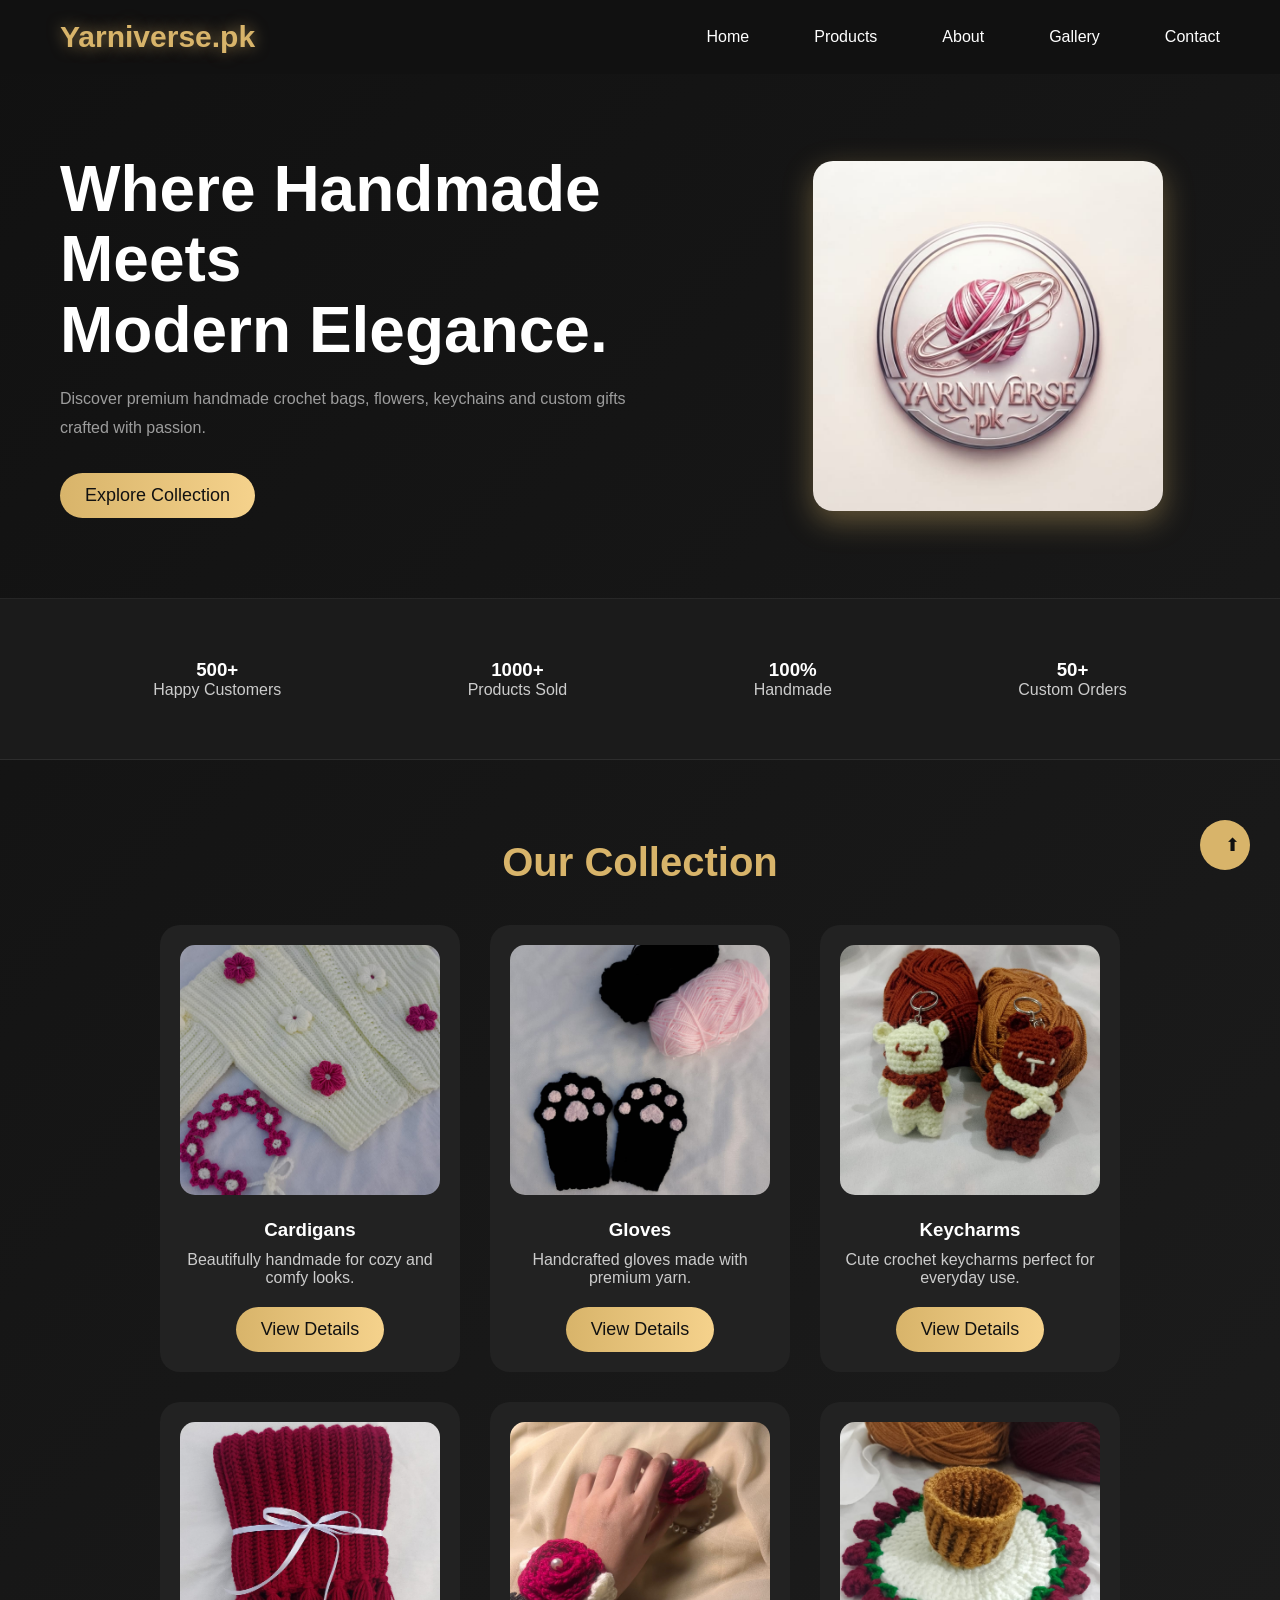
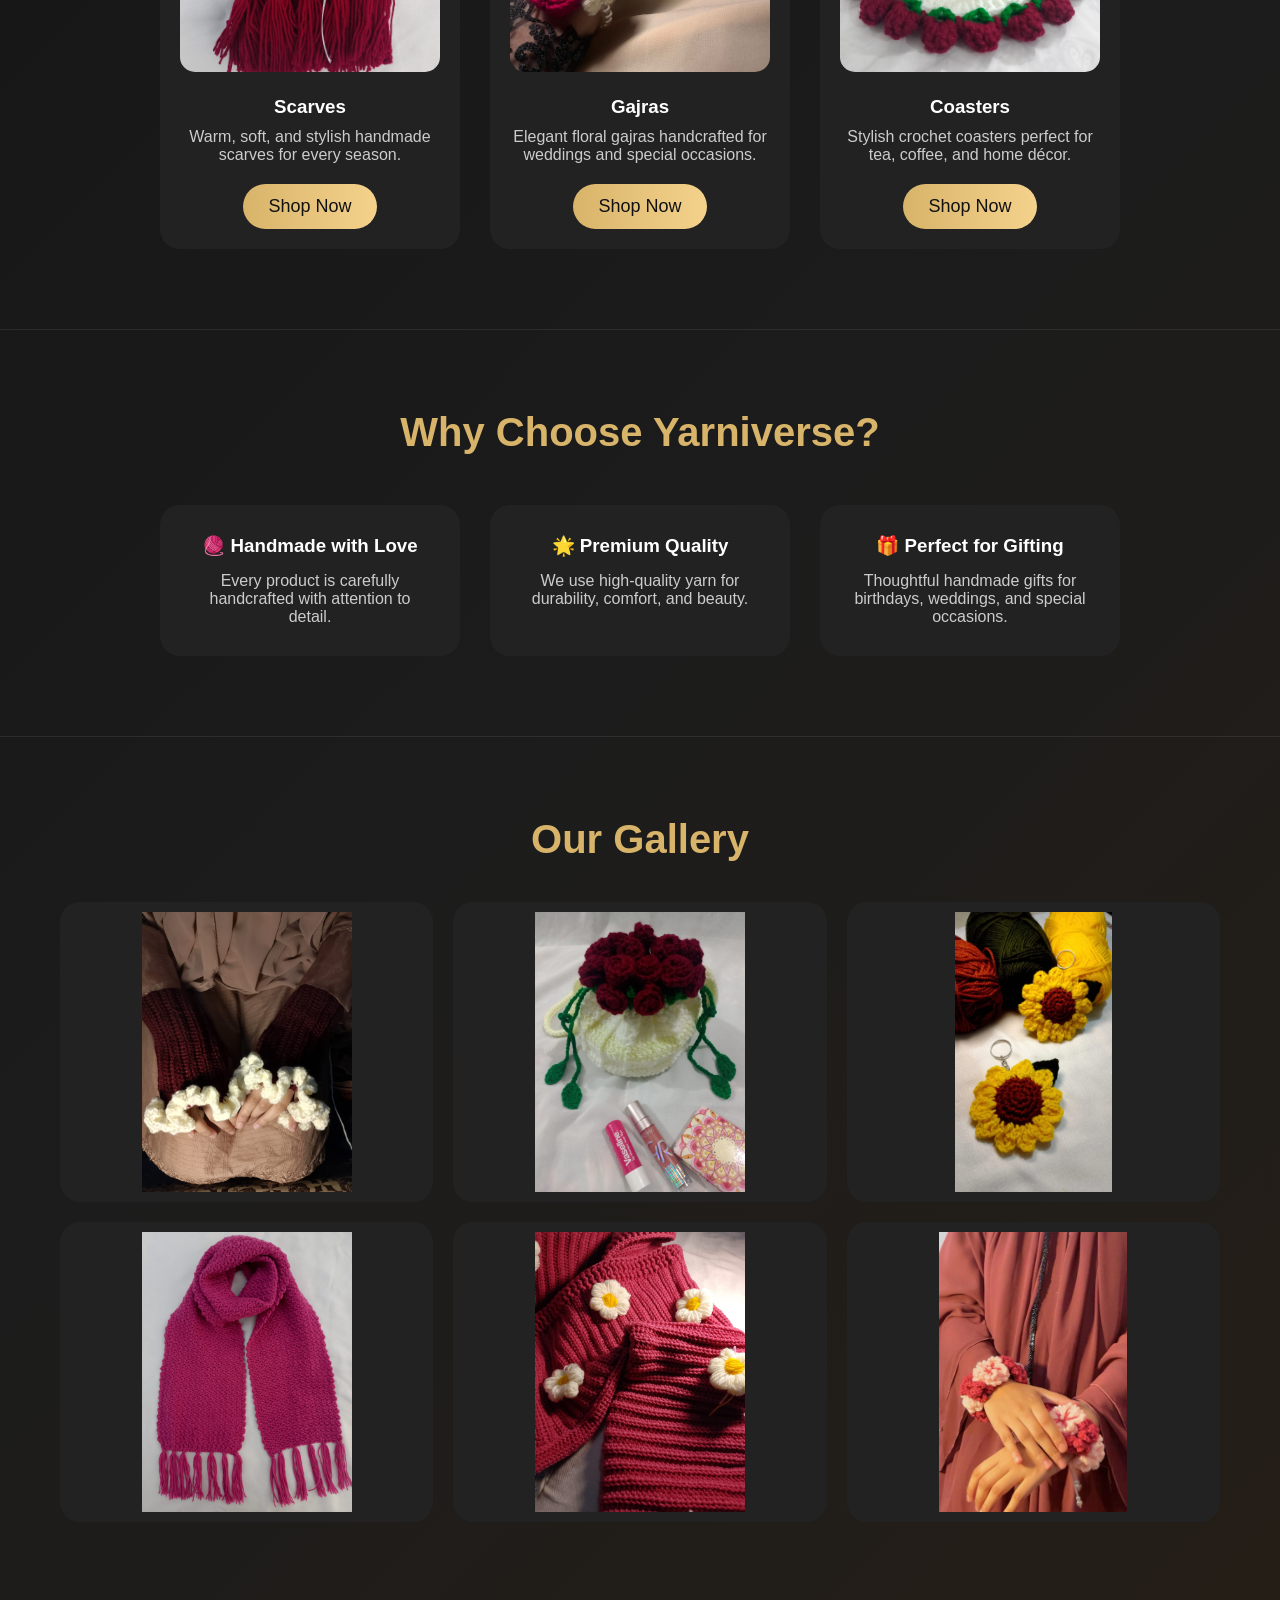
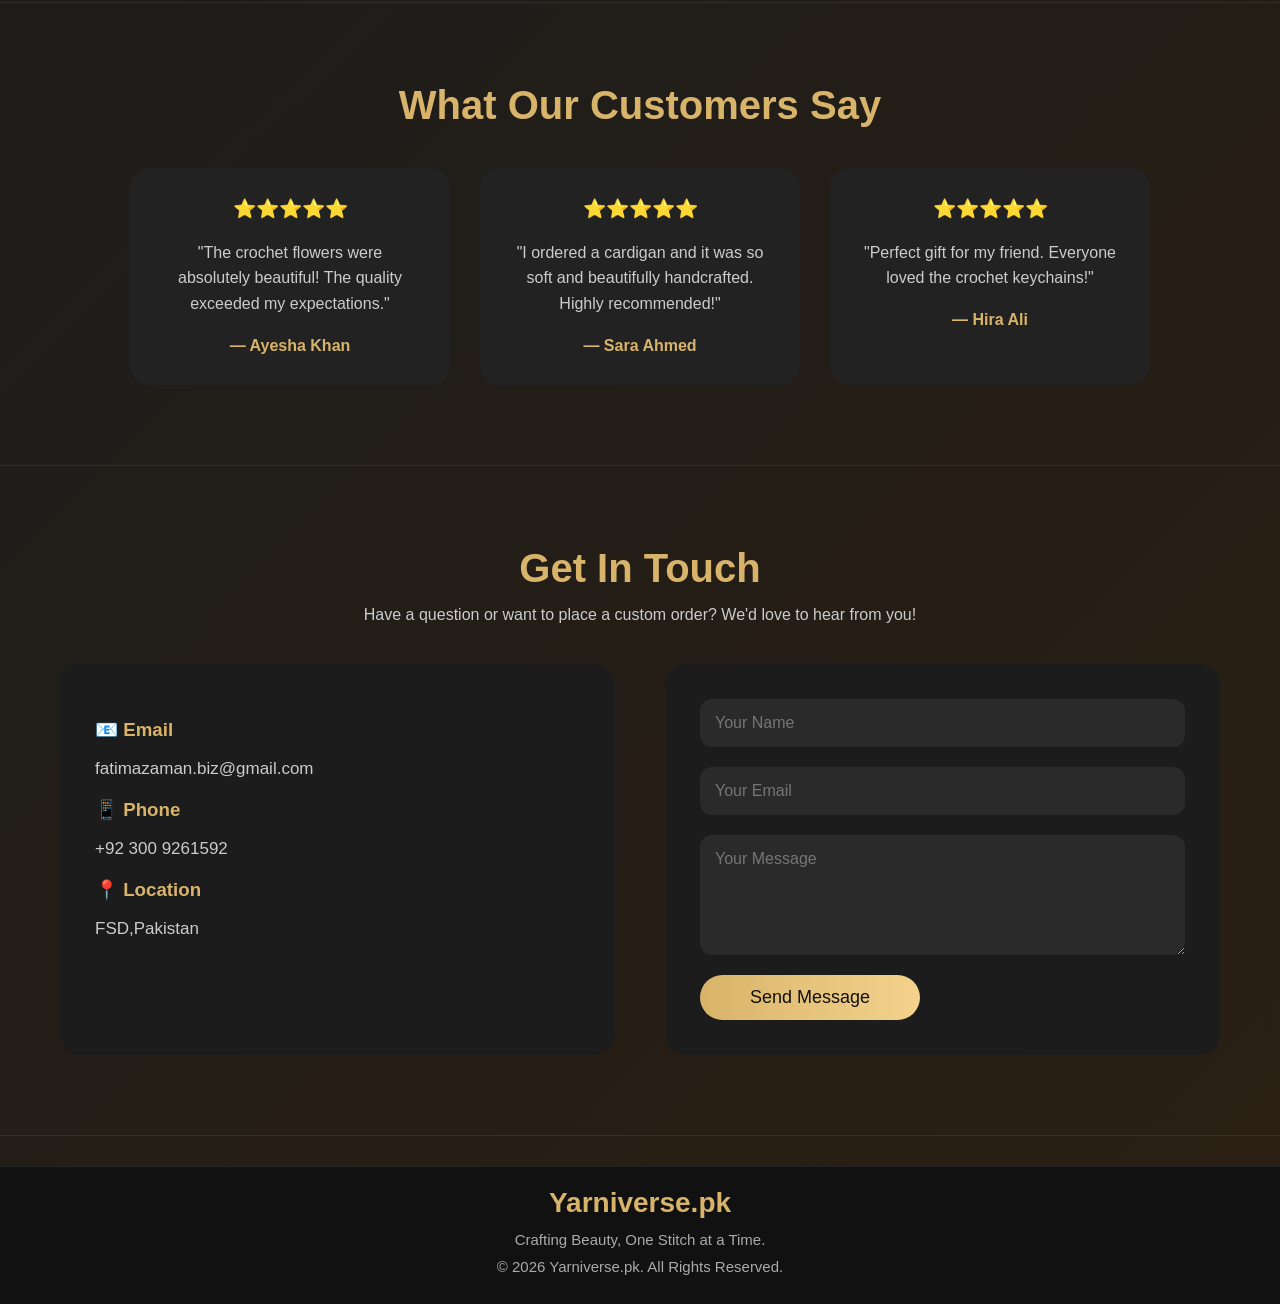
<file: index.html>
<!DOCTYPE html>
<html lang="en">
<head>
    <link href="https://fonts.googleapis.com/css2?family=Poppins:wght@300;400;600;700&display=swap" rel="stylesheet">
    <body>
    <meta charset="UTF-8">
    <meta name="viewport" content="width=device-width, initial-scale=1.0">
    <title>Yarniverse</title>

    <link rel="stylesheet" href="style.css">
    
    <meta name="viewport" content="width=device-width, initial-scale=1.0">
</head>


    <nav>
    <div class="logo">Yarniverse.pk</div>

    <ul>
        <li><a href="index.html">Home</a></li>
        <li><a href="products.html">Products</a></li>
        <li><a href="about.html">About</a></li>
        <li><a href="gallery.html">Gallery</a></li>
        <li><a href="contact.html">Contact</a></li>
    </ul>
</nav>
 
</nav>





    <section id="home" class="hero">
        
    <div class="hero-text">

        <h1>Where Handmade Meets <br>Modern Elegance.</h1>

        <p>
            Discover premium handmade crochet bags, flowers,
            keychains and custom gifts crafted with passion.
        </p>
<a href="products.html">
    <button>Explore Collection</button>
</a>
        
      
    </div>

    <div class="hero-image">

        <img src="images/hero1.jpeg" alt="Crochet">

    </div>

 </section>
 
 <section class="stats">

    <div class="stat">
        <h3>500+</h3>
        <p>Happy Customers</p>
    </div>

    <div class="stat">
        <h3>1000+</h3>
        <p>Products Sold</p>
    </div>

    <div class="stat">
        <h3>100%</h3>
        <p>Handmade</p>
    </div>

    <div class="stat">
        <h3>50+</h3>
        <p>Custom Orders</p>
    </div>

</section>


    <section id="products" class="our gallery">

    <h2>Our Collection</h2>

    <div class="product-container">

        <div class="card">
            <img src="images/cardigans.jpeg" alt="Flower">
            <h3>Cardigans</h3>
            <p>Beautifully handmade for cozy and comfy looks.</p>
            <button>View Details</button>
        </div>

        <div class="card">
            <img src="images/gloves.jpeg" alt="Bag">
            <h3> Gloves</h3>
            <p>Handcrafted gloves made with premium yarn.</p>
            <button>View Details</button>
        </div>

        <div class="card">
            <img src="images/keycharms.jpeg" alt="Keychain">
            <h3>Keycharms</h3>
            <p>Cute crochet keycharms  perfect for everyday use.</p>
            <button>View Details</button>
        </div>
        <div class="card">
    <img src="images/scarf.jpeg" alt="Scarf">
    <h3>Scarves</h3>
    <p>Warm, soft, and stylish handmade scarves for every season.</p>
    <button>Shop Now</button>
</div>

<div class="card">
    <img src="images/gajras.jpeg" alt="Gajra">
    <h3>Gajras</h3>
    <p>Elegant floral gajras handcrafted for weddings and special occasions.</p>
    <button>Shop Now</button>
</div>

<div class="card">
    <img src="images/coasters.jpeg" alt="Cardigan">
    <h3>Coasters</h3>
    <p>Stylish crochet coasters perfect for tea, coffee, and home décor.</p>
    <button>Shop Now</button>
</div>

    </div>

</section>
    
<section id="why-us" class="why-us">

    <h2>Why Choose Yarniverse?</h2>

    <div class="features">

        <div class="feature-card">
            <h3>🧶 Handmade with Love</h3>
            <p>Every product is carefully handcrafted with attention to detail.</p>
        </div>

        <div class="feature-card">
            <h3>🌟 Premium Quality</h3>
            <p>We use high-quality yarn for durability, comfort, and beauty.</p>
        </div>

        <div class="feature-card">
            <h3>🎁 Perfect for Gifting</h3>
            <p>Thoughtful handmade gifts for birthdays, weddings, and special occasions.</p>
        </div>

    </div>

</section>



<section id="gallery" class="gallery">

    <h2>Our Gallery</h2>

    <div class="gallery-container">

        <img src="images/gallery1.jpeg" alt="Crochet Glove">
        <img src="images/gallery2.jpeg" alt="Crochet Bag">
        <img src="images/gallery3.jpeg" alt="Crochet Keychain">
        <img src="images/gallery4.jpeg" alt="Crochet Scarf">
        <img src="images/gallery5.jpeg" alt="Crochet Cardigan">
        <img src="images/gallery6.jpeg" alt="Crochet Gajra">

    </div>

</section>


<section id="reviews" class="reviews">

    <h2>What Our Customers Say</h2>

    <div class="review-container">

        <div class="review-card">
            <h3>⭐⭐⭐⭐⭐</h3>
            <p>"The crochet flowers were absolutely beautiful! The quality exceeded my expectations."</p>
            <h4>— Ayesha Khan</h4>
        </div>

        <div class="review-card">
            <h3>⭐⭐⭐⭐⭐</h3>
            <p>"I ordered a cardigan and it was so soft and beautifully handcrafted. Highly recommended!"</p>
            <h4>— Sara Ahmed</h4>
        </div>

        <div class="review-card">
            <h3>⭐⭐⭐⭐⭐</h3>
            <p>"Perfect gift for my friend. Everyone loved the crochet keychains!"</p>
            <h4>— Hira Ali</h4>
        </div>

    </div>

</section>

<section id="contact" class="contact">

    <h2>Get In Touch</h2>

    <p>Have a question or want to place a custom order? We'd love to hear from you!</p>

    <div class="contact-container">

        <div class="contact-info">
            <h3>📧 Email</h3>
            <p>fatimazaman.biz@gmail.com</p>

            <h3>📱 Phone</h3>
            <p>+92 300 9261592</p>

            <h3>📍 Location</h3>
            <p>FSD,Pakistan</p>
        </div>

        <form class="contact-form">

            <input type="text" placeholder="Your Name" required>

            <input type="email" placeholder="Your Email" required>

            <textarea placeholder="Your Message" rows="5"></textarea>

            <button type="submit">Send Message</button>

        </form>

    </div>

</section>

<footer>

    <h2>Yarniverse.pk</h2>

    <p>Crafting Beauty, One Stitch at a Time.</p>

    <p>© 2026 Yarniverse.pk. All Rights Reserved.</p>

</footer>
<button id="topBtn">⬆</button>







</body>
</html>
</file>
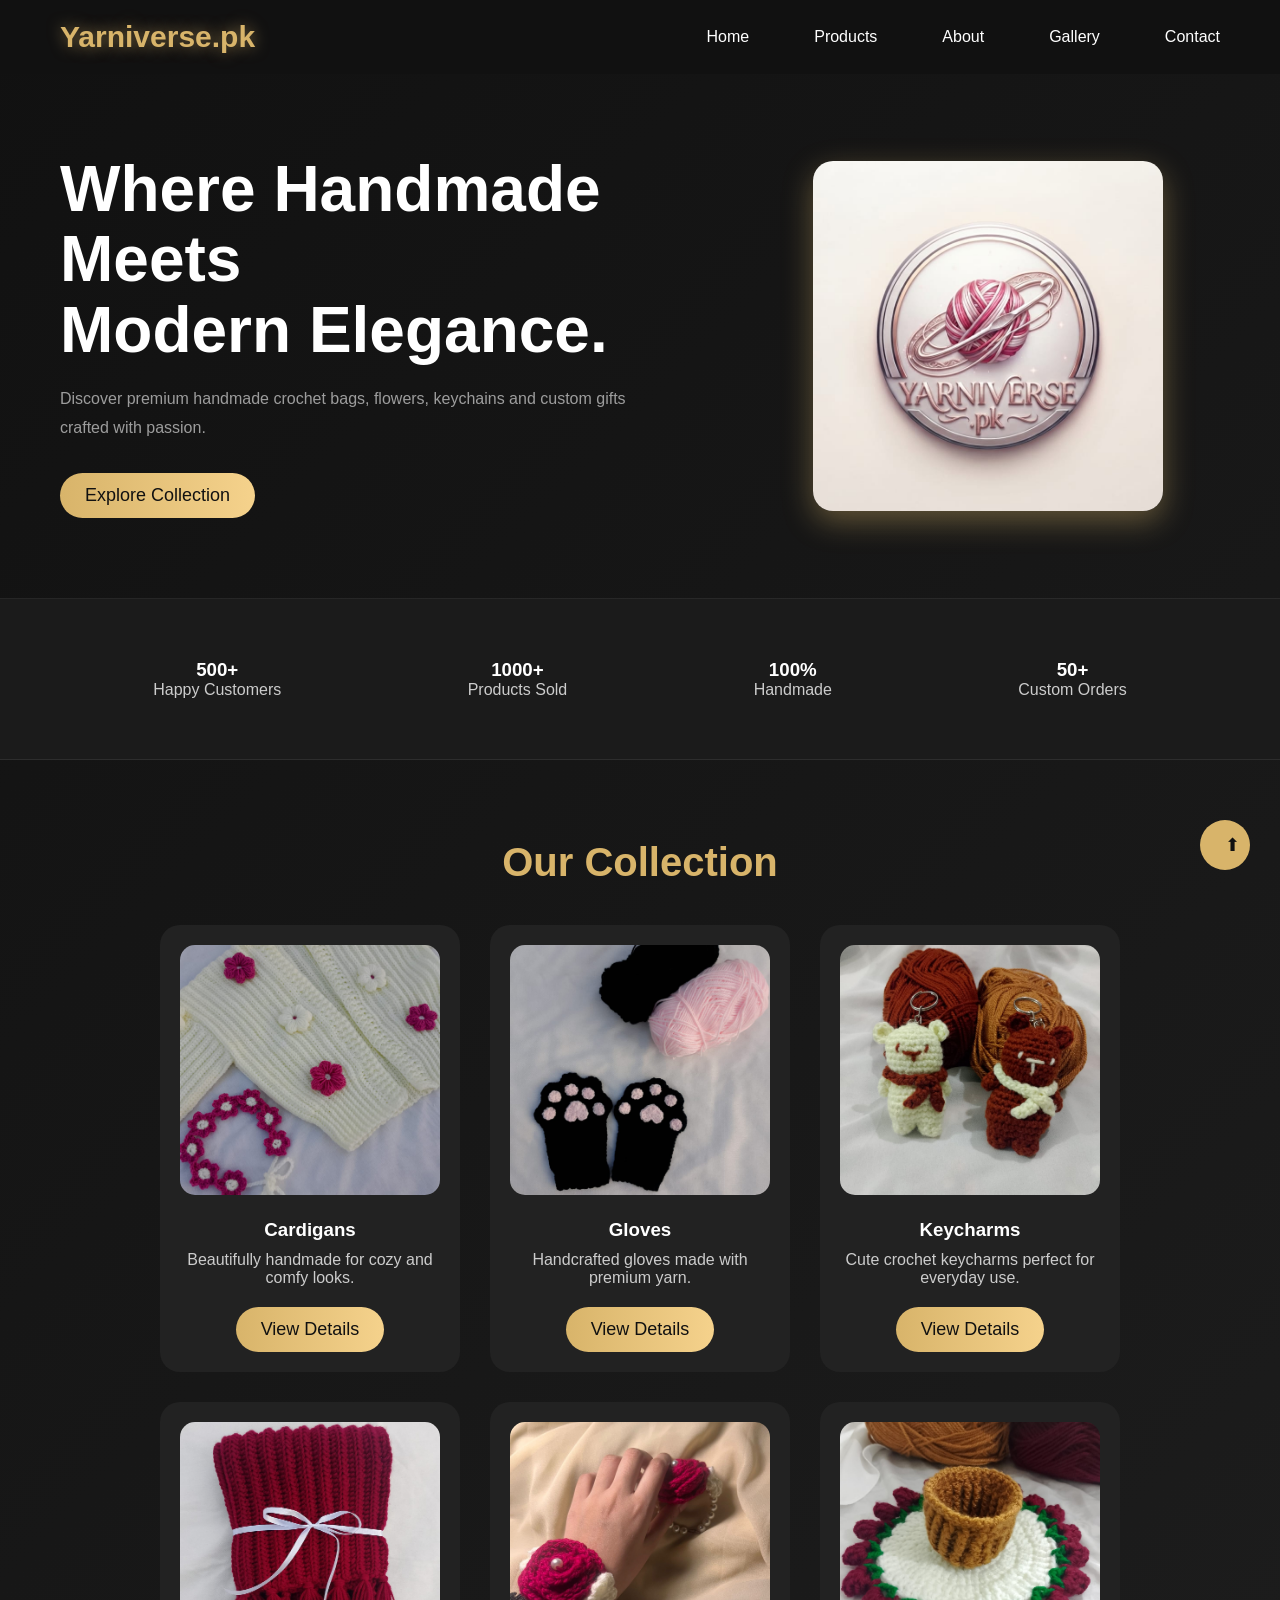
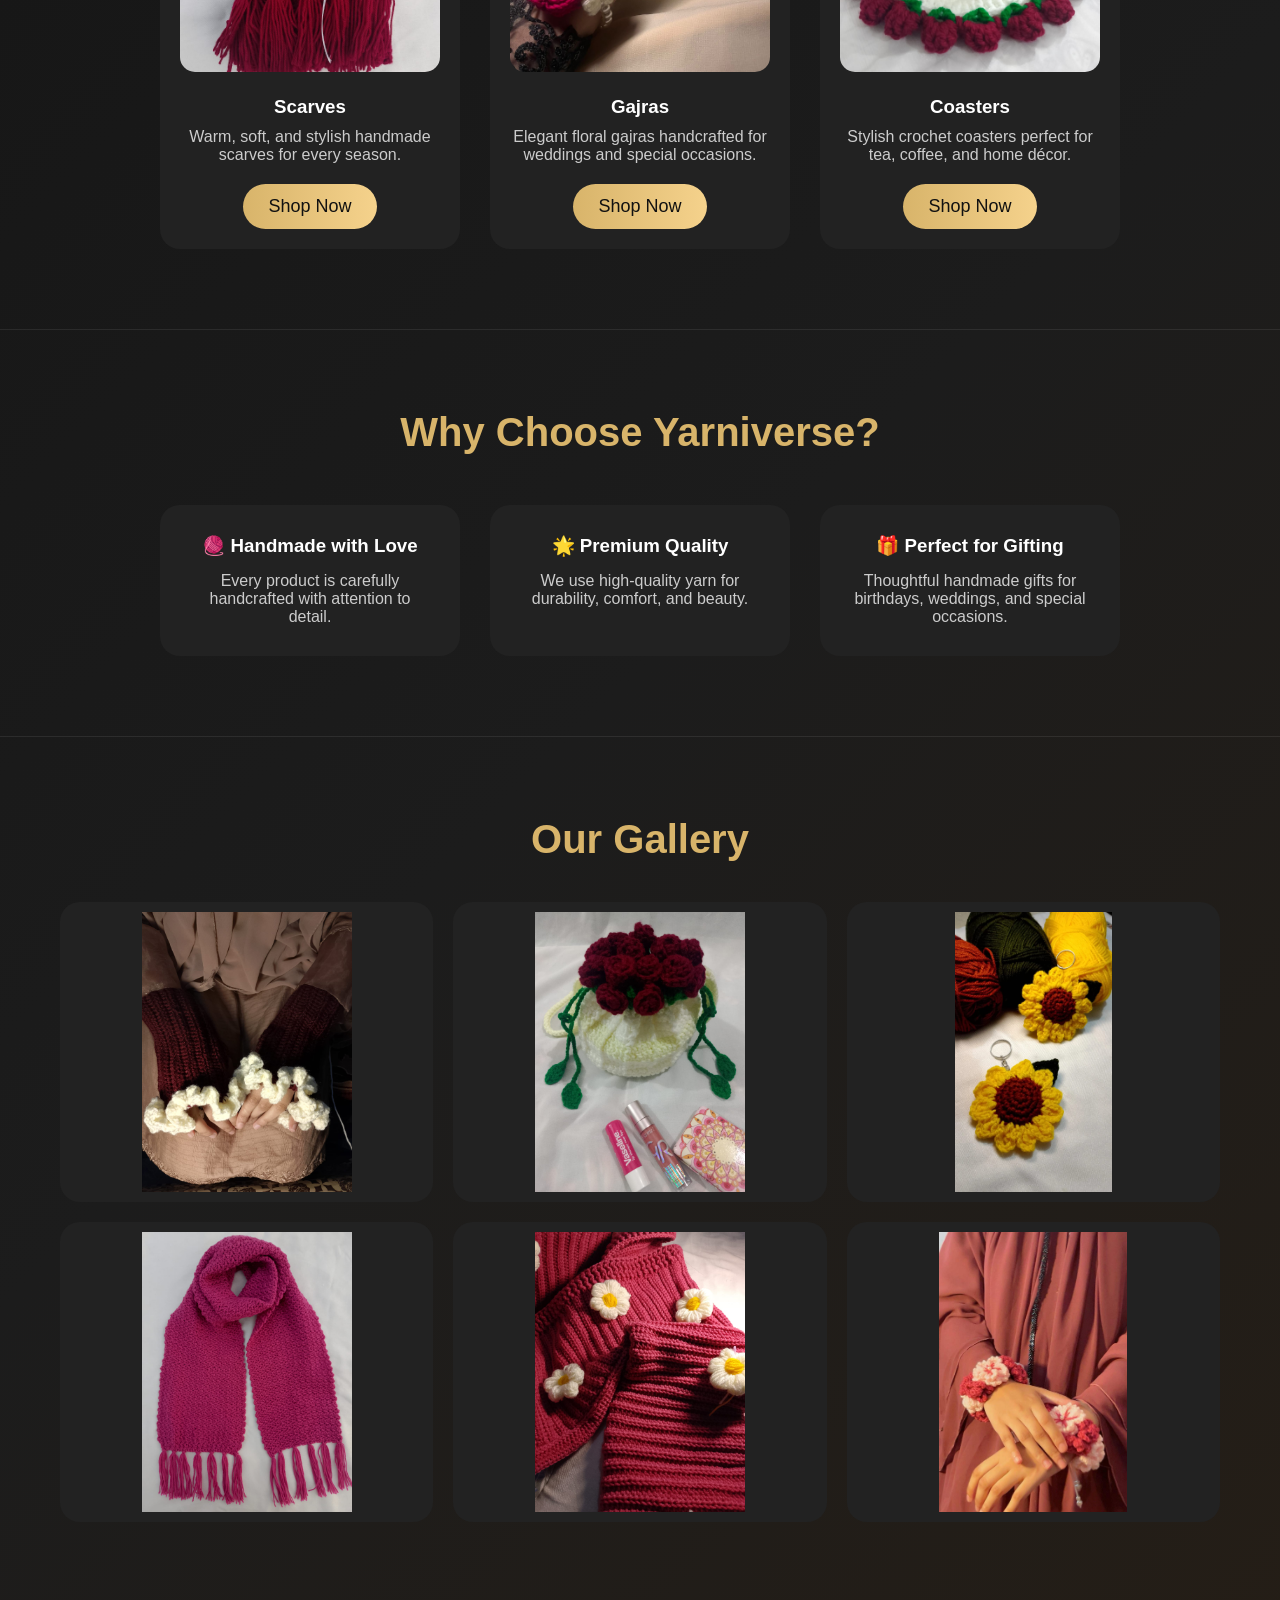
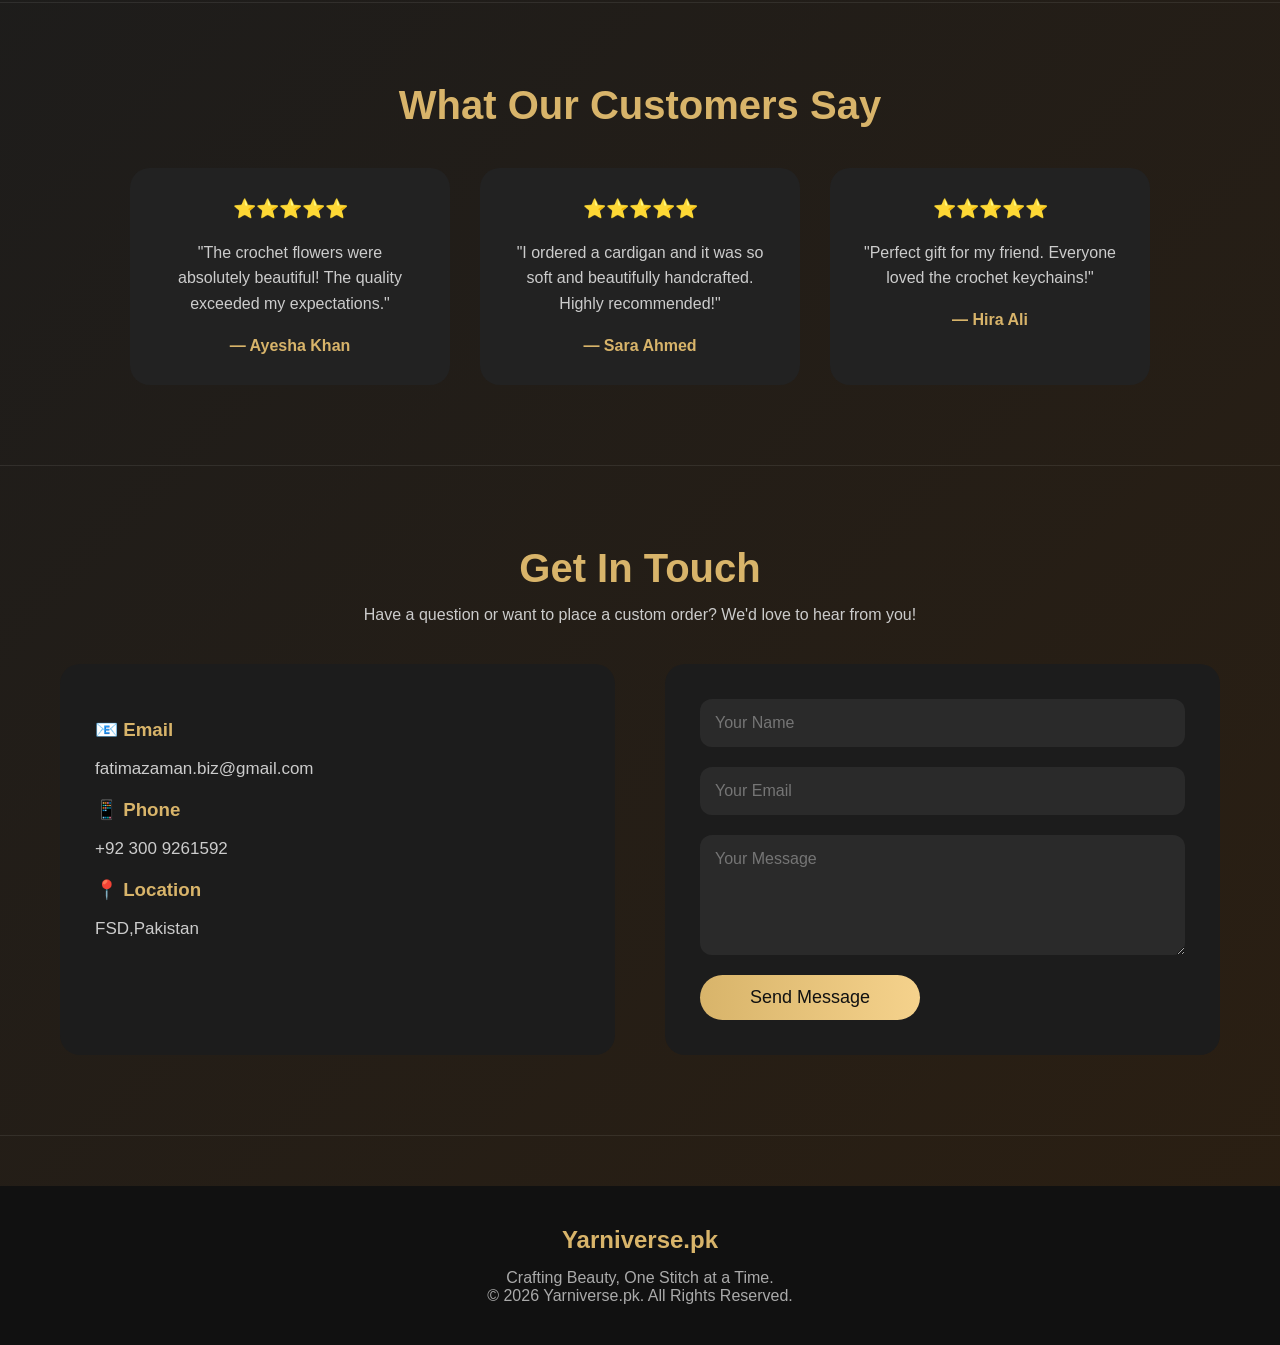
<file: yarniverse-landing-page/index.html>
<!DOCTYPE html>
<html lang="en">
<head>
    <link href="https://fonts.googleapis.com/css2?family=Poppins:wght@300;400;600;700&display=swap" rel="stylesheet">
    <body>
    <meta charset="UTF-8">
    <meta name="viewport" content="width=device-width, initial-scale=1.0">
    <title>Yarniverse</title>

    <link rel="stylesheet" href="style.css">
</head>


    <nav>
    <div class="logo">Yarniverse.pk</div>

    <ul>
        <li><a href="index.html">Home</a></li>
        <li><a href="products.html">Products</a></li>
        <li><a href="about.html">About</a></li>
        <li><a href="gallery.html">Gallery</a></li>
        <li><a href="contact.html">Contact</a></li>
    </ul>
</nav>
 
</nav>





    <section id="home" class="hero">
        
    <div class="hero-text">

        <h1>Where Handmade Meets <br>Modern Elegance.</h1>

        <p>
            Discover premium handmade crochet bags, flowers,
            keychains and custom gifts crafted with passion.
        </p>
<a href="products.html">
    <button>Explore Collection</button>
</a>
        
      
    </div>

    <div class="hero-image">

        <img src="images/hero1.jpeg" alt="Crochet">

    </div>

 </section>
 
 <section class="stats">

    <div class="stat">
        <h3>500+</h3>
        <p>Happy Customers</p>
    </div>

    <div class="stat">
        <h3>1000+</h3>
        <p>Products Sold</p>
    </div>

    <div class="stat">
        <h3>100%</h3>
        <p>Handmade</p>
    </div>

    <div class="stat">
        <h3>50+</h3>
        <p>Custom Orders</p>
    </div>

</section>


    <section id="products" class="our gallery">

    <h2>Our Collection</h2>

    <div class="product-container">

        <div class="card">
            <img src="images/cardigans.jpeg" alt="Flower">
            <h3>Cardigans</h3>
            <p>Beautifully handmade for cozy and comfy looks.</p>
            <button>View Details</button>
        </div>

        <div class="card">
            <img src="images/gloves.jpeg" alt="Bag">
            <h3> Gloves</h3>
            <p>Handcrafted gloves made with premium yarn.</p>
            <button>View Details</button>
        </div>

        <div class="card">
            <img src="images/keycharms.jpeg" alt="Keychain">
            <h3>Keycharms</h3>
            <p>Cute crochet keycharms  perfect for everyday use.</p>
            <button>View Details</button>
        </div>
        <div class="card">
    <img src="images/scarf.jpeg" alt="Scarf">
    <h3>Scarves</h3>
    <p>Warm, soft, and stylish handmade scarves for every season.</p>
    <button>Shop Now</button>
</div>

<div class="card">
    <img src="images/gajras.jpeg" alt="Gajra">
    <h3>Gajras</h3>
    <p>Elegant floral gajras handcrafted for weddings and special occasions.</p>
    <button>Shop Now</button>
</div>

<div class="card">
    <img src="images/coasters.jpeg" alt="Cardigan">
    <h3>Coasters</h3>
    <p>Stylish crochet coasters perfect for tea, coffee, and home décor.</p>
    <button>Shop Now</button>
</div>

    </div>

</section>
    
<section id="why-us" class="why-us">

    <h2>Why Choose Yarniverse?</h2>

    <div class="features">

        <div class="feature-card">
            <h3>🧶 Handmade with Love</h3>
            <p>Every product is carefully handcrafted with attention to detail.</p>
        </div>

        <div class="feature-card">
            <h3>🌟 Premium Quality</h3>
            <p>We use high-quality yarn for durability, comfort, and beauty.</p>
        </div>

        <div class="feature-card">
            <h3>🎁 Perfect for Gifting</h3>
            <p>Thoughtful handmade gifts for birthdays, weddings, and special occasions.</p>
        </div>

    </div>

</section>



<section id="gallery" class="gallery">

    <h2>Our Gallery</h2>

    <div class="gallery-container">

        <img src="images/gallery1.jpeg" alt="Crochet Glove">
        <img src="images/gallery2.jpeg" alt="Crochet Bag">
        <img src="images/gallery3.jpeg" alt="Crochet Keychain">
        <img src="images/gallery4.jpeg" alt="Crochet Scarf">
        <img src="images/gallery5.jpeg" alt="Crochet Cardigan">
        <img src="images/gallery6.jpeg" alt="Crochet Gajra">

    </div>

</section>


<section id="reviews" class="reviews">

    <h2>What Our Customers Say</h2>

    <div class="review-container">

        <div class="review-card">
            <h3>⭐⭐⭐⭐⭐</h3>
            <p>"The crochet flowers were absolutely beautiful! The quality exceeded my expectations."</p>
            <h4>— Ayesha Khan</h4>
        </div>

        <div class="review-card">
            <h3>⭐⭐⭐⭐⭐</h3>
            <p>"I ordered a cardigan and it was so soft and beautifully handcrafted. Highly recommended!"</p>
            <h4>— Sara Ahmed</h4>
        </div>

        <div class="review-card">
            <h3>⭐⭐⭐⭐⭐</h3>
            <p>"Perfect gift for my friend. Everyone loved the crochet keychains!"</p>
            <h4>— Hira Ali</h4>
        </div>

    </div>

</section>

<section id="contact" class="contact">

    <h2>Get In Touch</h2>

    <p>Have a question or want to place a custom order? We'd love to hear from you!</p>

    <div class="contact-container">

        <div class="contact-info">
            <h3>📧 Email</h3>
            <p>fatimazaman.biz@gmail.com</p>

            <h3>📱 Phone</h3>
            <p>+92 300 9261592</p>

            <h3>📍 Location</h3>
            <p>FSD,Pakistan</p>
        </div>

        <form class="contact-form">

            <input type="text" placeholder="Your Name" required>

            <input type="email" placeholder="Your Email" required>

            <textarea placeholder="Your Message" rows="5"></textarea>

            <button type="submit">Send Message</button>

        </form>

    </div>

</section>

<footer>

    <h2>Yarniverse.pk</h2>

    <p>Crafting Beauty, One Stitch at a Time.</p>

    <p>© 2026 Yarniverse.pk. All Rights Reserved.</p>

</footer>
<button id="topBtn">⬆</button>







</body>
</html>
</file>
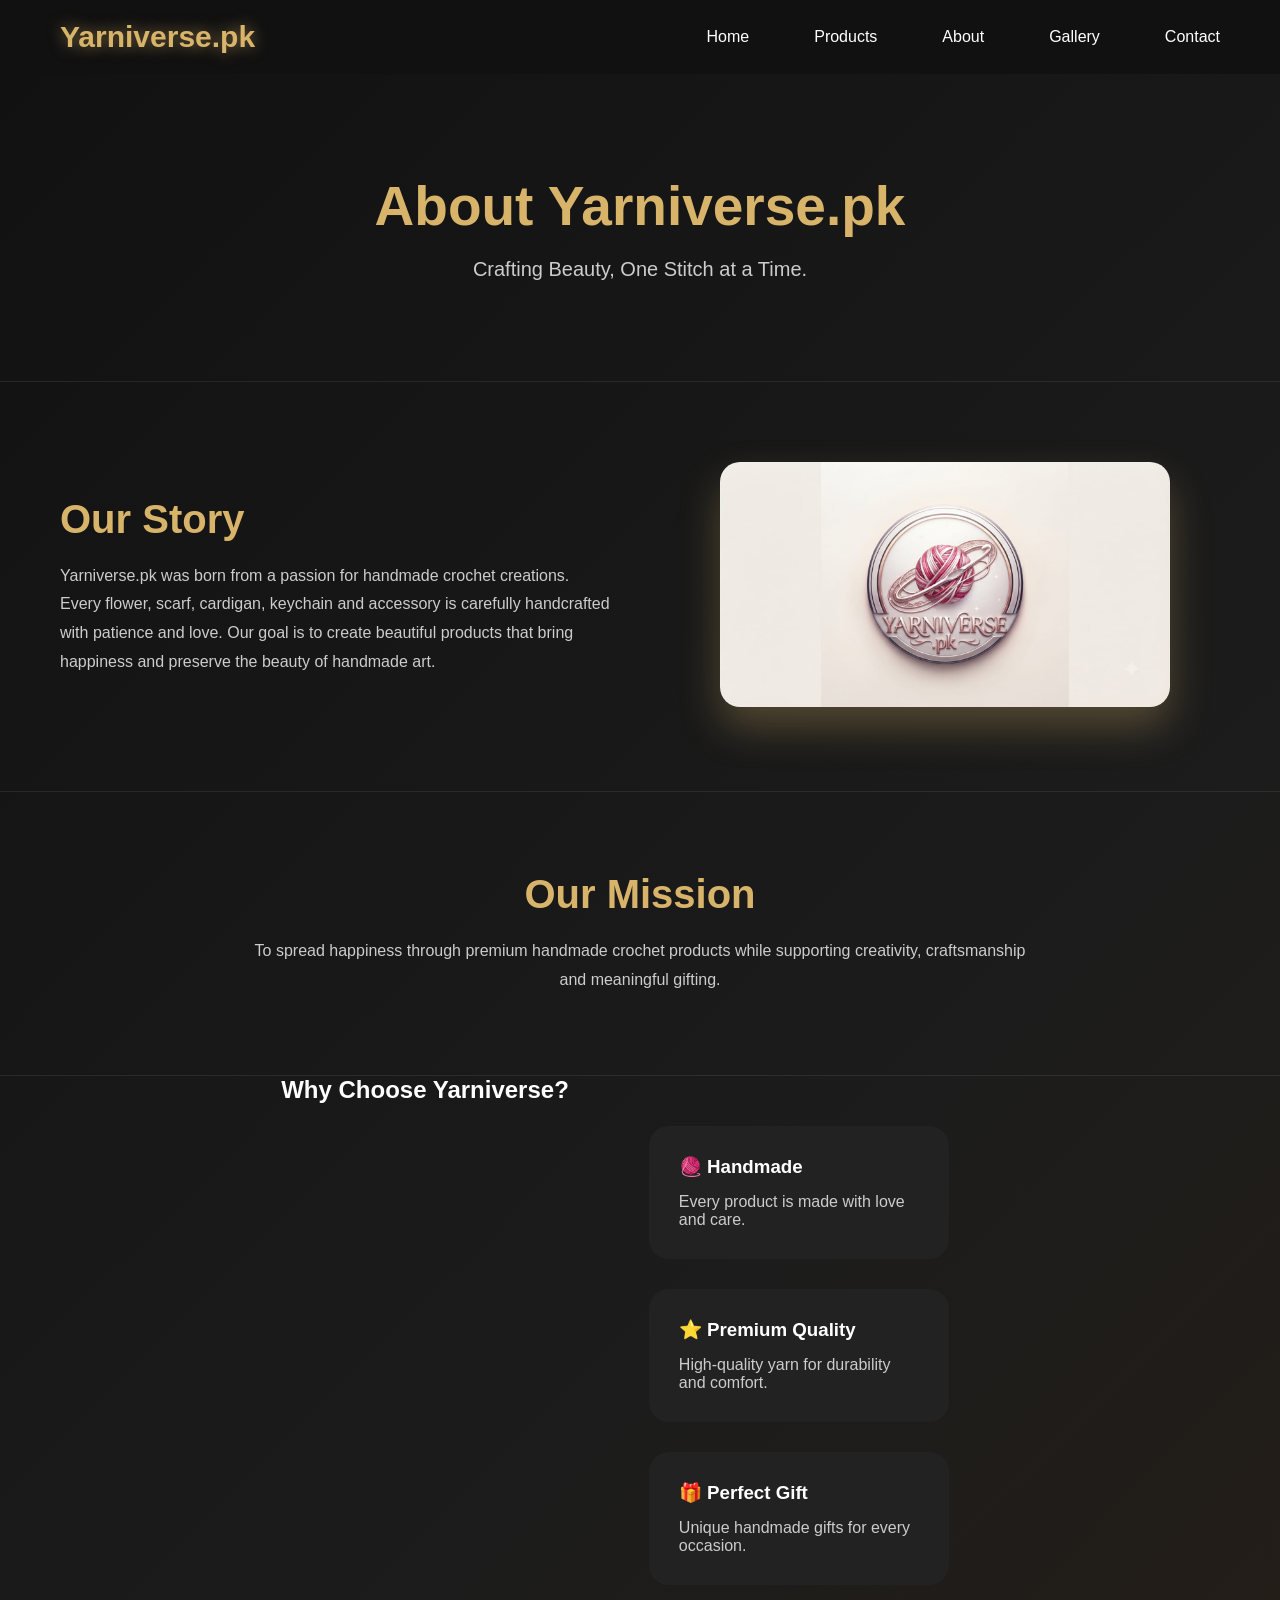
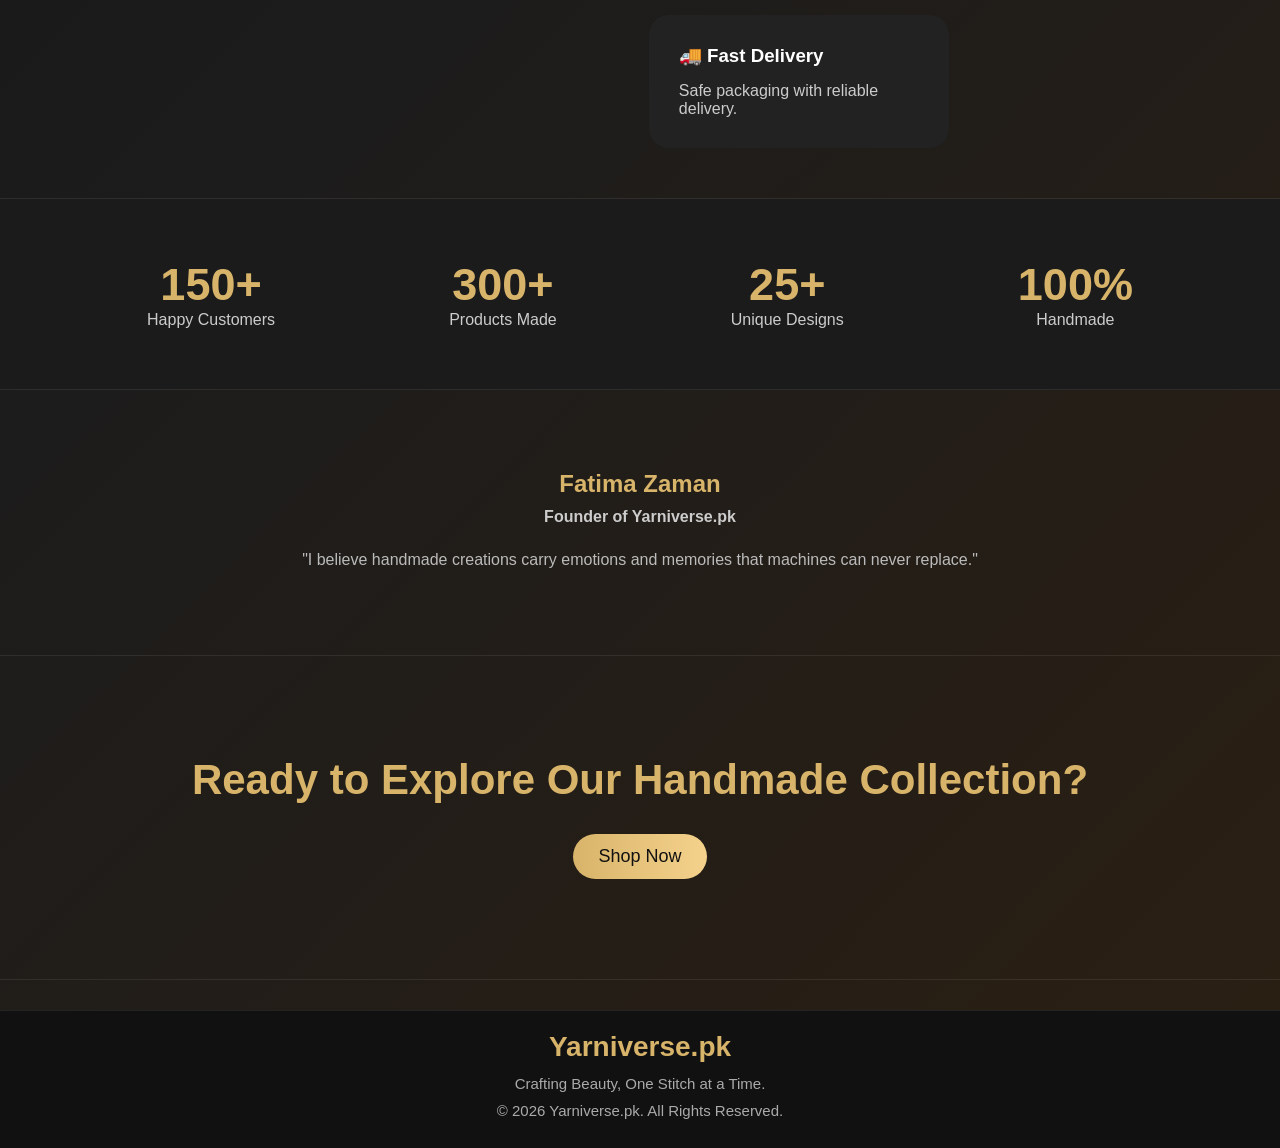
<file: about.html>
<!DOCTYPE html>
<html lang="en">
<head>
    <link rel="stylesheet" href="style.css">
    <meta charset="UTF-8">
    <meta name="viewport" content="width=device-width, initial-scale=1.0">
    <title>Document</title>
</head>
<body>
    <nav>
    <div class="logo">Yarniverse.pk</div>

    <ul>
        <li><a href="index.html">Home</a></li>
        <li><a href="products.html">Products</a></li>
        <li><a href="about.html" class="active">About</a></li>
        <li><a href="gallery.html">Gallery</a></li>
        <li><a href="contact.html">Contact</a></li>
    </ul>
</nav>

<section class="about-hero">

    <h1>About Yarniverse.pk</h1>

    <p>
        Crafting Beauty, One Stitch at a Time.
    </p>

</section>

<section class="our-story">

    <div class="story-text">

        <h2>Our Story</h2>

        <p>

            Yarniverse.pk was born from a passion for handmade crochet creations.
            Every flower, scarf, cardigan, keychain and accessory is carefully
            handcrafted with patience and love.

            Our goal is to create beautiful products that bring happiness and
            preserve the beauty of handmade art.

        </p>

    </div>

    <div class="story-image">

        <img src="images/about.jpeg" alt="Crochet">

    </div>

</section>

<section class="mission">

    <h2>Our Mission</h2>

    <p>

        To spread happiness through premium handmade crochet products while
        supporting creativity, craftsmanship and meaningful gifting.

    </p>

</section>

<section class="features">

    <h2>Why Choose Yarniverse?</h2>

    <div class="feature-container">

        <div class="feature-card">
            <h3>🧶 Handmade</h3>
            <p>Every product is made with love and care.</p>
        </div>

        <div class="feature-card">
            <h3>⭐ Premium Quality</h3>
            <p>High-quality yarn for durability and comfort.</p>
        </div>

        <div class="feature-card">
            <h3>🎁 Perfect Gift</h3>
            <p>Unique handmade gifts for every occasion.</p>
        </div>

        <div class="feature-card">
            <h3>🚚 Fast Delivery</h3>
            <p>Safe packaging with reliable delivery.</p>
        </div>

    </div>

</section>

<section class="stats">

    <div class="stat">
        <h2>150+</h2>
        <p>Happy Customers</p>
    </div>

    <div class="stat">
        <h2>300+</h2>
        <p>Products Made</p>
    </div>

    <div class="stat">
        <h2>25+</h2>
        <p>Unique Designs</p>
    </div>

    <div class="stat">
        <h2>100%</h2>
        <p>Handmade</p>
    </div>

</section>

<section class="creator">

   

    <h2>Fatima Zaman</h2>

    <h4>Founder of Yarniverse.pk</h4>

    <p>

        "I believe handmade creations carry emotions and memories that machines
        can never replace."

    </p>

</section>

<section class="cta">

    <h2>Ready to Explore Our Handmade Collection?</h2>

    <a href="products.html">

        <button>Shop Now</button>

    </a>

</section>

<footer>

    <h2>Yarniverse.pk</h2>

    <p>Crafting Beauty, One Stitch at a Time.</p>

    <p>© 2026 Yarniverse.pk. All Rights Reserved.</p>

</footer>


</body>
</html>
</file>
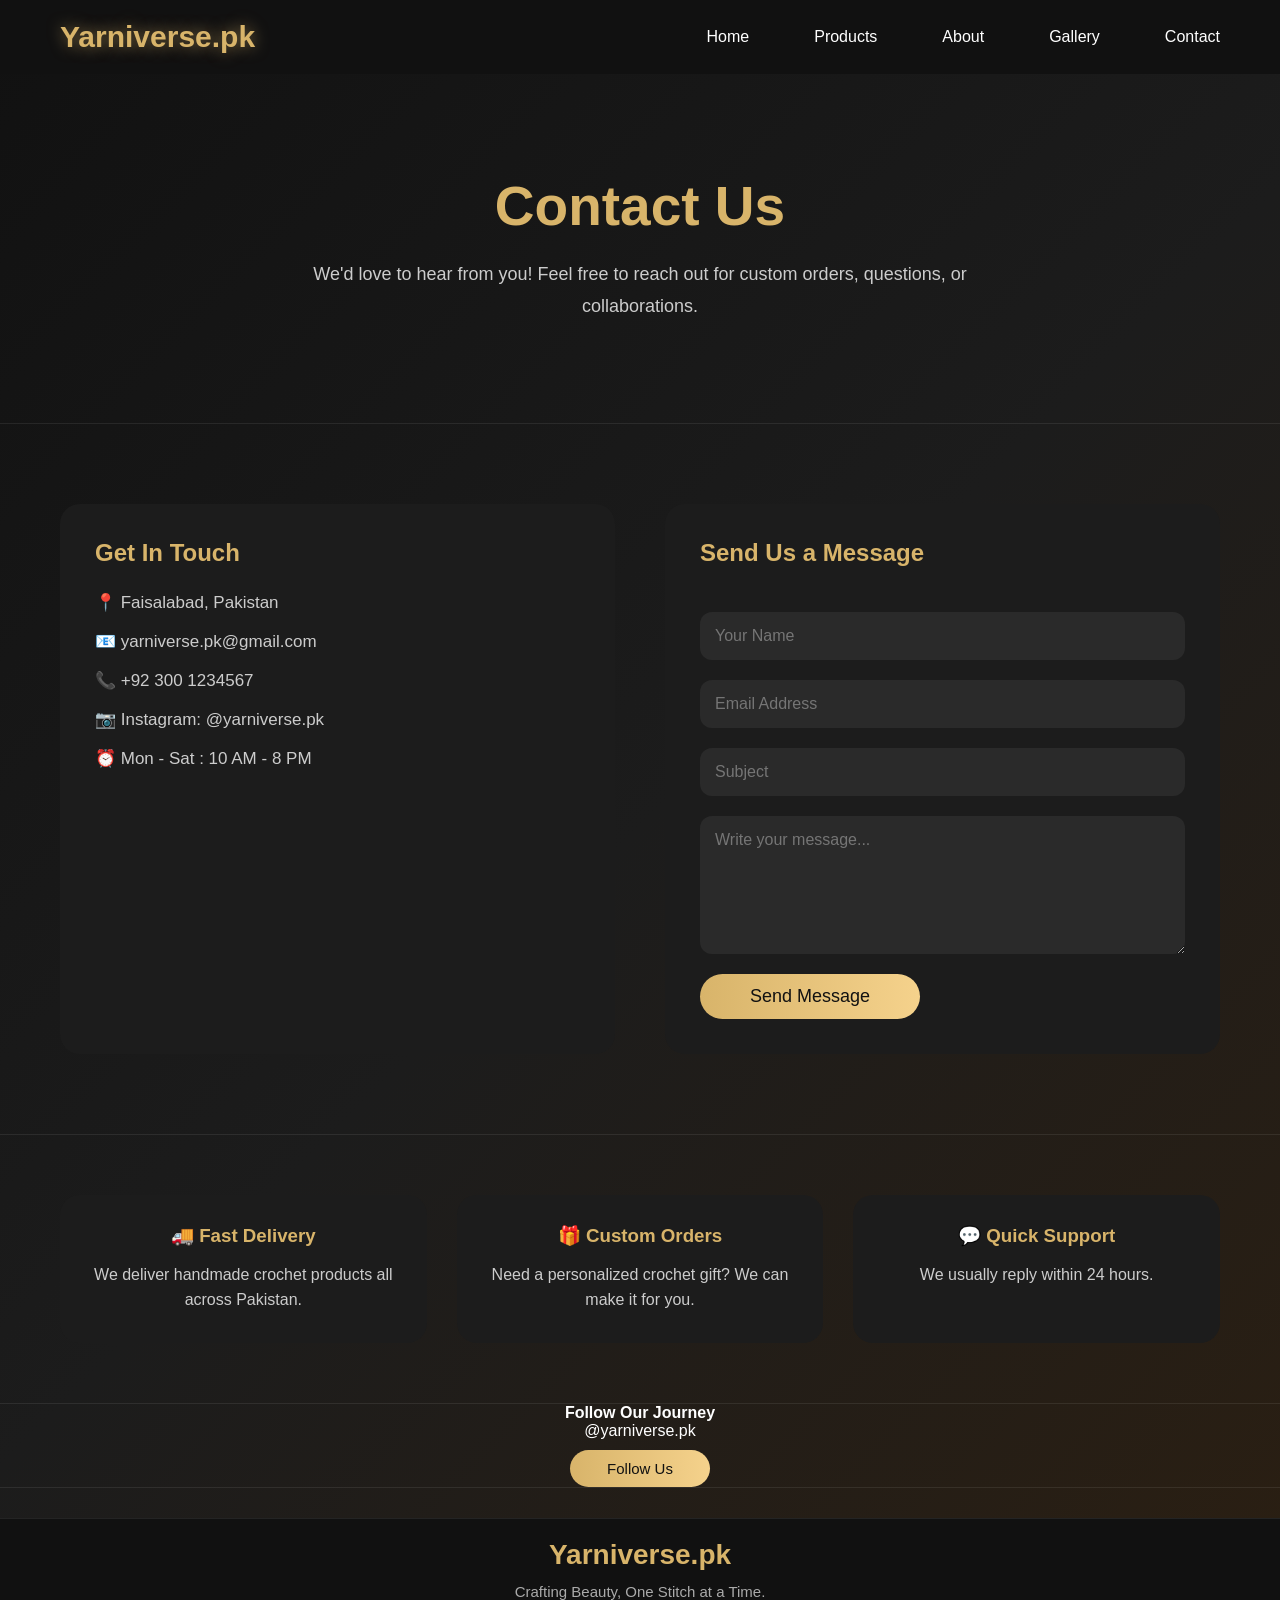
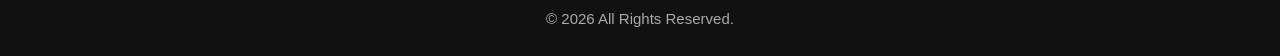
<file: contact.html>
<!DOCTYPE html>
<html lang="en">

<head>
    <meta charset="UTF-8">
    <meta name="viewport" content="width=device-width, initial-scale=1.0">
    <title>Contact | Yarniverse</title>
    <link rel="stylesheet" href="style.css">
</head>

<body>

<nav>

    <div class="logo">Yarniverse.pk</div>

    <ul>

        <li><a href="index.html">Home</a></li>
        <li><a href="products.html">Products</a></li>
        <li><a href="about.html">About</a></li>
        <li><a href="gallery.html">Gallery</a></li>
        <li><a href="contact.html" class="active">Contact</a></li>

    </ul>

</nav>



<section class="contact-hero">

<h1>Contact Us</h1>

<p>
We'd love to hear from you! Feel free to reach out for custom orders, questions, or collaborations.
</p>

</section>



<section class="contact-page">

<div class="contact-info">

<h2>Get In Touch</h2>

<p>📍 Faisalabad, Pakistan</p>

<p>📧 yarniverse.pk@gmail.com</p>

<p>📞 +92 300 1234567</p>

<p>📷 Instagram: @yarniverse.pk</p>

<p>⏰ Mon - Sat : 10 AM - 8 PM</p>

</div>



<div class="contact-form">

<h2>Send Us a Message</h2>

<form>

<input type="text" placeholder="Your Name">

<input type="email" placeholder="Email Address">

<input type="text" placeholder="Subject">

<textarea rows="6" placeholder="Write your message..."></textarea>

<button type="submit">Send Message</button>

</form>

</div>

</section>





<section class="contact-extra">

<div class="extra-card">

<h3>🚚 Fast Delivery</h3>

<p>We deliver handmade crochet products all across Pakistan.</p>

</div>

<div class="extra-card">

<h3>🎁 Custom Orders</h3>

<p>Need a personalized crochet gift? We can make it for you.</p>

</div>

<div class="extra-card">

<h3>💬 Quick Support</h3>

<p>We usually reply within 24 hours.</p>

</div>

</section>



<section style="text-align:center" class="follow">

<h4>Follow Our Journey</h4>

<p>@yarniverse.pk</p>

<button class="follow-btn">Follow Us</button>

</section>



<footer>

<h2>Yarniverse.pk</h2>

<p>Crafting Beauty, One Stitch at a Time.</p>

<p>© 2026 All Rights Reserved.</p>

</footer>

</body>

</html>
</file>
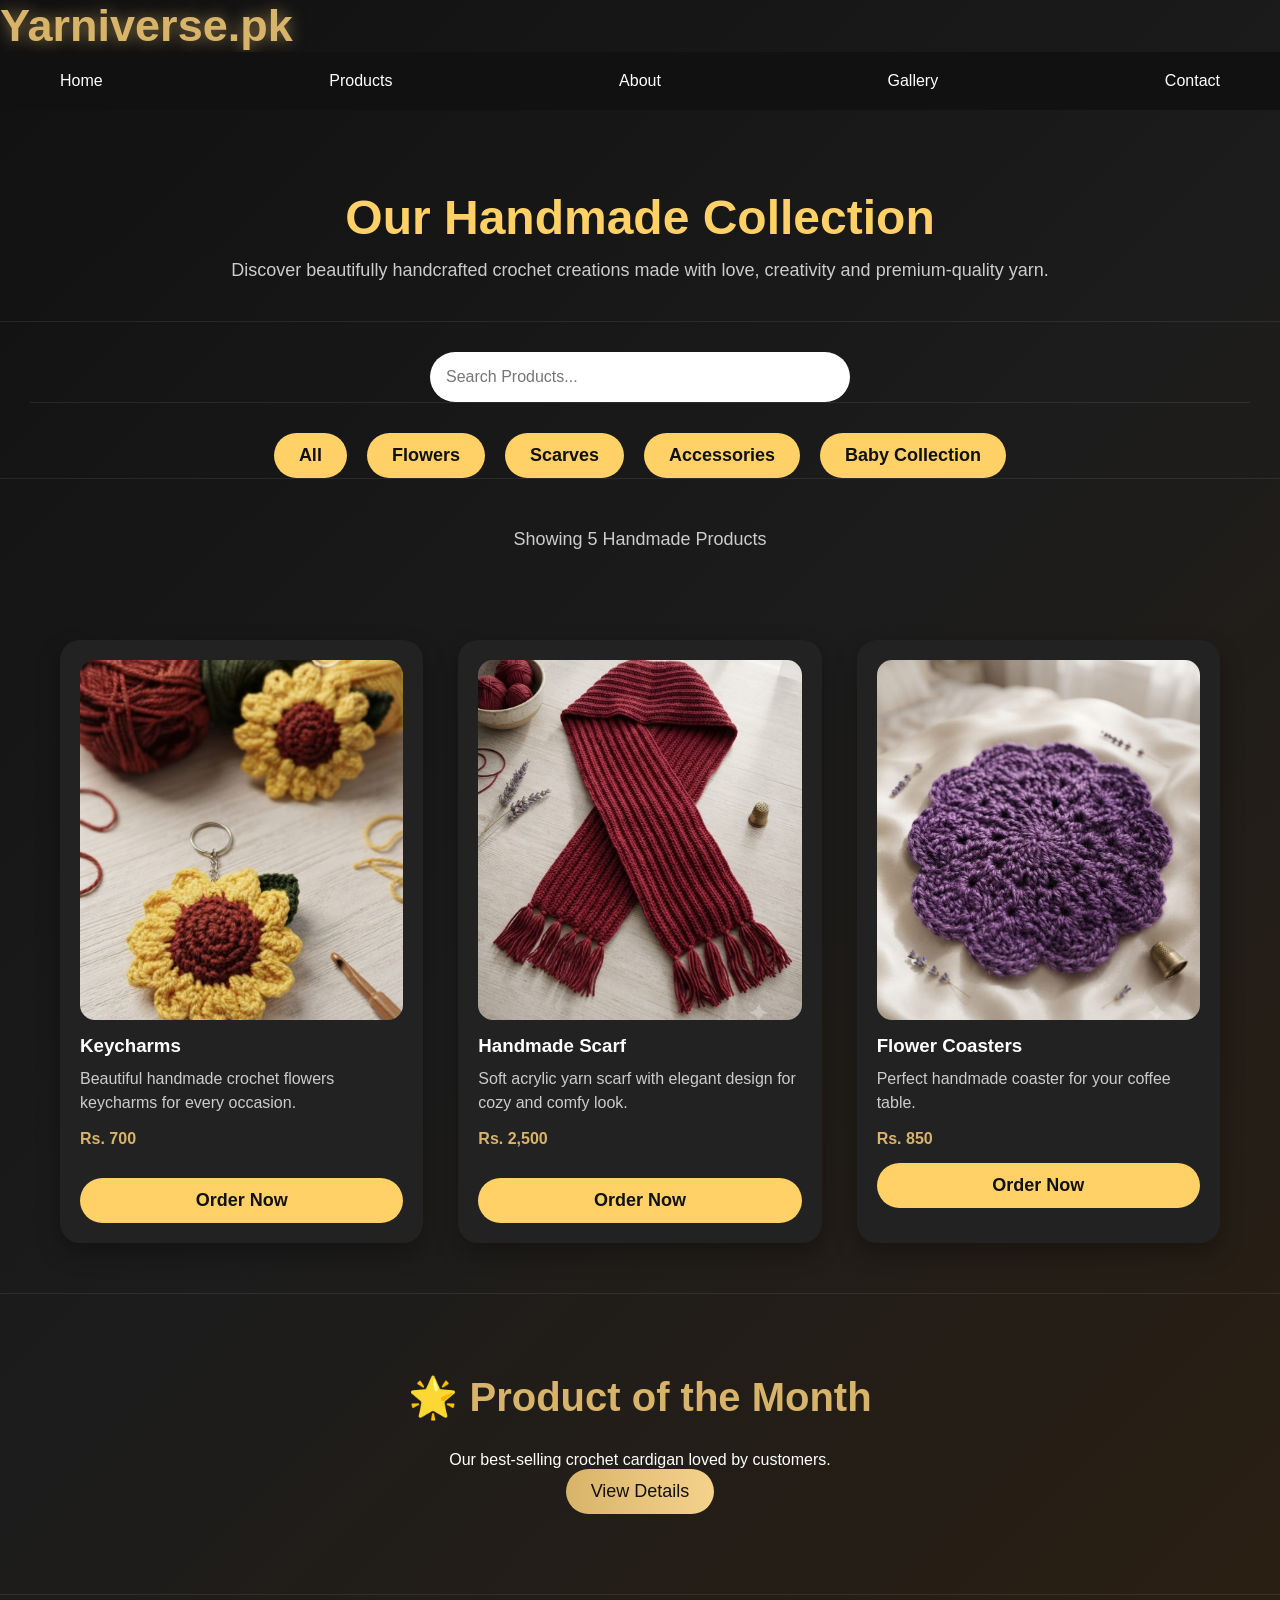
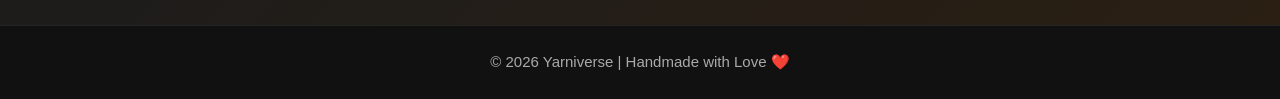
<file: products.html>
<!DOCTYPE html>
<html lang="en">
<head>
    <meta charset="UTF-8">
    <meta name="viewport" content="width=device-width, initial-scale=1.0">
    <title>Products | Yarniverse</title>

    <link rel="stylesheet" href="style.css">
</head>

<body>

    <!-- ================= NAVBAR ================= -->

    <header>

        <div class="logo">
            <h2>Yarniverse.pk</h2>
        </div>

        <nav>

            <a href="index.html">Home</a>

            <a href="products.html">Products</a>

            <a href="about.html">About</a>

            <a href="gallery.html">Gallery</a>

            <a href="contact.html">Contact</a>

        </nav>

    </header>

    <!-- ================= PAGE HEADING ================= -->

    <section class="page-heading">

        <h1>Our Handmade Collection</h1>

<p>
Discover beautifully handcrafted crochet creations made
with love, creativity and premium-quality yarn.
</p>

    </section>

    <!-- ================= SEARCH ================= -->

    <section class="search-section">

        <input
            type="text"
            placeholder="Search Products..."
        >

    </section>

    <!-- ================= CATEGORIES ================= -->

    <section class="categories">

        <button>All</button>

        <button>Flowers</button>

        <button>Scarves</button>

        <button>Accessories</button>

        <button>Baby Collection</button>

    </section>
    <p class="product-count">
Showing 5 Handmade Products
</p>

    <!-- ================= PRODUCTS ================= -->

    <section class="products-container">

        <div class="product-card">

            <img src="images/flower.jpeg" alt="Flower Bouquet">
            


            <h3> Keycharms</h3>

            <p>
                Beautiful handmade crochet flowers keycharms for every occasion.
            </p>

            <h4>Rs. 700</h4>

            <button>Order Now</button>

        </div>



        <div class="product-card">

            <img src="images/scarf1.jpeg" alt="Scarf">

            <h3>  Handmade Scarf  </h3>

            <p>
                Soft acrylic yarn scarf with elegant design for cozy and comfy look.
            </p>

            <h4>Rs. 2,500</h4>

            <button>Order Now</button>

        </div>



        <div class="product-card">

            <img src="images/coaster1.jpeg" alt="Coaster">

            <h3>Flower Coasters</h3>

            <p>
                Perfect handmade coaster for your coffee table.
            </p>

            <h4>Rs. 850<h4>

            <button>Order Now</button>

        </div>

    </section>
    <section class="featured">

<h2>🌟 Product of the Month</h2>

<p>Our best-selling crochet cardigan loved by customers.</p>

<button>View Details</button>

</section>

    <!-- ================= FOOTER ================= -->

    <footer>

        <p>
            © 2026 Yarniverse | Handmade with Love ❤️
        </p>

    </footer>

    <script src="script.js"></script>

</body>
</html>
</file>
<file: style.css>
html{
    scroll-behavior:smooth;
}
*{
    margin:0;
    padding:0;
    box-sizing:border-box;
    font-family:Arial, sans-serif;
}

body{
    background:#111;
    color:white;

 
}

nav{
    display:flex;
    justify-content:space-between;
    align-items:center;
    padding:20px 60px;
    background:rgba(17,17,17,0.9);
    backdrop-filter:blur(10px);
    position:sticky;
    top:0;
    z-index:1000;
}

.logo{
    font-size:30px;
    font-weight:bold;
    color:#d8b46a;
}

ul{
    display:flex;
    list-style:none;
}

li{
    margin-left:30px;
}

a{
    text-decoration:none;
    color:white;
    transition:0.3s;
}

a:hover{
    color:#d8b46a;
}

section{
    border-bottom:1px solid rgba(255,255,255,0.08);
}

.hero{
    display:flex;
    justify-content:space-between;
    align-items:center;
    padding:80px 60px;
  

body {
  background: radial-gradient(circle at top left, #1a1a1a, #0d0d0d, #000);
  color: white;
}
}

.hero-text{
    width:50%;
}

.hero-text h1{
    font-size:60px;
    margin-bottom:20px;
    line-height:1.2;
}

.hero-text p{
    color:#bfbfbf;
    font-size:16px;
    margin-bottom:30px;
    line-height:1.8;
}

button{
    background:#d8b46a;
    color:#111;
    border:none;
    padding:15px 35px;
    font-size:18px;
    border-radius:30px;
    cursor:pointer;
    transition:0.3s;
}

button:hover{
    transform:scale(1.05);
}

.hero-image{
    width:40%;
}

.hero-image img{
    width:100%;
    max-width:400px;
    height:auto;
    border-radius:20px;
    display:block;
    margin:auto;
}
.hero-image img{
    width:350px;
    height:350px;
    object-fit:cover;
    border-radius:20px;
    box-shadow:0 10px 30px rgba(216,180,106,0.4);
}
button{
    border-radius:50px;
    button{
    background:#d8b46a;
    color:#111;
    border:none;
    padding:12px 28px;
    border-radius:50px;
    font-size:16px;
    font-weight:bold;
    cursor:pointer;
    transition:.3s;
}

button:hover{
    background:white;
    transform:scale(1.05);
}
}

.hero-image img{
    transition:0.4s;
}

.hero-image img:hover{
    transform:scale(1.05);
}

section{
    border-bottom:1px solid rgba(255,255,255,0.08);
}
.products{
    padding:80px 60px;
    text-align:center;
}

.products h2{
    font-size:40px;
    color:#d8b46a;
    margin-bottom:50px;
}

.product-container{
    display:flex;
    justify-content:center;
    gap:30px;
    flex-wrap:wrap;
}

.card{
    background:#222;
    width:300px;
    padding:20px;
    border-radius:20px;
    transition:0.3s;
}

.card:hover{
    transform:translateY(-10px);
    box-shadow: 0 15px 35px rgba(216,180,106,0.3);
cursor: pointer;
}

.card img{
    width:100%;
    height:250px;
    object-fit:cover;
    border-radius:15px;
}

.card h3{
    margin:20px 0 10px;
}

.card p{
    color:#ccc;
    margin-bottom:20px;
}
.why-us{
    padding:80px 60px;
    text-align:center;
}

.why-us h2{
    color:#d8b46a;
    font-size:40px;
    margin-bottom:50px;
}

.features{
    display:flex;
    justify-content:center;
    gap:30px;
    flex-wrap:wrap;
}

.feature-card{
    background:#222;
    width:300px;
    padding:30px;
    border-radius:20px;
    transition:.3s;
}

.feature-card:hover{
    transform:translateY(-10px);
    box-shadow:0 15px 35px rgba(216,180,106,0.3);
}

.feature-card h3{
    margin-bottom:15px;
}

.feature-card p{
    color:#ccc;
}


body{
    background:linear-gradient(135deg,#111,#1c1c1c,#2b1f12);
    color:white;
    font-family:Arial, sans-serif;
}
nav a{
    transition:.3s;
}

nav a:hover{
    color:#d8b46a;
}
button{
    transition:.3s;
}

button:hover{
    transform:translateY(-3px);
    background:white;
    color:#111;
}
.card{
    transition:.4s;
}

.card:hover{
    transform:translateY(-12px);
    box-shadow:0 20px 40px rgba(216,180,106,.35);




    .card:hover{
    transform:translateY(-15px) scale(1.03);
}
}
.hero-image img{
    transition:.5s;
}

.hero-image img:hover{
    transform:scale(1.05) rotate(-2deg);
}





@media(max-width:768px){

.hero{
    flex-direction:column;
    text-align:center;
}

.hero-text{
    width:100%;
}

.hero-image{
    width:100%;
    margin-top:30px;
}

.product-container{
    flex-direction:column;
    align-items:center;
}

nav{
    flex-direction:column;
    gap:15px;
}

}




@keyframes fadeUp{

from{
opacity:0;
transform:translateY(40px);
}

to{
opacity:1;
transform:translateY(0);
}

}
.hero{
animation:fadeUp 1s ease;
} 

.products{
animation:fadeUp 1.2s ease;
}

.why-us{
animation:fadeUp 1.4s ease;
}
.logo{
transition:.4s;
}

.logo:hover{
color:#fff;
letter-spacing:2px;
}

.gallery{
    padding:80px 60px;
    text-align:center;
}

.gallery h2{
    font-size:40px;
    color:#d8b46a;
    margin-bottom:40px;
}

.gallery-container{
    display:grid;
    grid-template-columns:repeat(3,1fr);
    gap:20px;
}

.gallery-container img{
    width:100%;
    height:300px;
    object-fit:contain;
    border-radius:20px;
    background:#222;
    padding:10px;
    transition:.4s;
}

.gallery-container img:hover{
    transform:scale(1.05);
    box-shadow:0 15px 35px rgba(216,180,106,.4);
}



.reviews{
    padding:80px 60px;
    text-align:center;
}

.reviews h2{
    color:#d8b46a;
    font-size:40px;
    margin-bottom:40px;
}

.review-container{
    display:flex;
    justify-content:center;
    gap:30px;
    flex-wrap:wrap;
}

.review-card{
    width:320px;
    background:#222;
    padding:30px;
    border-radius:20px;
    transition:.3s;
}

.review-card:hover{
    transform:translateY(-10px);
    box-shadow:0 15px 35px rgba(216,180,106,.3);
}

.review-card p{
    color:#ccc;
    margin:20px 0;
    line-height:1.6;
}

.review-card h4{
    color:#d8b46a;
}


.contact{
    padding:80px 60px;
    text-align:center;
}

.contact h2{
    color:#d8b46a;
    font-size:40px;
    margin-bottom:15px;
}

.contact p{
    color:#ccc;
    margin-bottom:40px;
}

.contact-container{
    display:flex;
    justify-content:space-between;
    gap:50px;
    flex-wrap:wrap;
}

.contact-info{
    flex:1;
    text-align:left;
}

.contact-info h3{
    color:#d8b46a;
    margin-top:20px;
}

.contact-form{
    flex:1;
    display:flex;
    flex-direction:column;
    gap:20px;
}

.contact-form input,
.contact-form textarea{
    padding:15px;
    border:none;
    border-radius:10px;
    background:#222;
    color:white;
}

.contact-form button{
    width:200px;
}


footer{
    background:#111;
    text-align:center;
    padding:40px;
    margin-top:50px;
}

footer h2{
    color:#d8b46a;
    margin-bottom:15px;
}

footer p{
    color:#aaa;
}

.stats{
    display:flex;
    justify-content:space-around;
    text-align:center;
    padding:60px;
    background:#1b1b1b;
    flex-wrap:wrap;
}

.stat h2{
    font-size:45px;
    color:#d8b46a;
}

.stat p{
    color:#ccc;
}

#topBtn{
    position:fixed;
    bottom:30px;
    right:30px;
    width:50px;
    height:50px;
    border-radius:50%;
    border:none;
    background:#d8b46a;
    color:#111;
    cursor:pointer;
}





.featured{
    padding:80px 60px;
    text-align:center;
}

.featured h2{
    color:#d8b46a;
    font-size:40px;
    margin-bottom:30px;
}

.slider{
    display:flex;
    justify-content:center;
    align-items:center;
    gap:25px;
}

.slider img{
    width:450px;
    height:450px;
    object-fit:cover;
    border-radius:20px;
    box-shadow:0 20px 40px rgba(216,180,106,.3);
    transition:.5s;
}

.prev,
.next{
    width:55px;
    height:55px;
    border:none;
    border-radius:50%;
    background:#d8b46a;
    color:#111;
    font-size:24px;
    cursor:pointer;
    transition:.3s;
}

.prev:hover,
.next:hover{
    transform:scale(1.1);
}



body{
    font-family:'Poppins',sans-serif;
}


.logo{
    color:#d8b46a;
    text-shadow:0 0 15px rgba(216,180,106,.6);
}



nav a:hover{
    color:#d8b46a;
    border-bottom:2px solid #d8b46a;
}



.hero-text h1 {
  font-size: 64px;
  font-weight: 700;
  line-height: 1.1;
}

.hero-text p {
  opacity: 0.8;
  margin-top: 15px;
}


button {
  background: linear-gradient(90deg, #d8b46a, #f5d28c);
  border: none;
  padding: 12px 25px;
  border-radius: 30px;
  cursor: pointer;
  transition: 0.3s;
}

button:hover {
  transform: scale(1.05);
}



/* ================= PRODUCTS PAGE ================= */

.page-heading{

text-align:center;

padding:80px 20px 40px;

}

.page-heading h1{

font-size:48px;

margin-bottom:15px;

color:#FFD166;

}

.page-heading p{

font-size:18px;

color:#ccc;

}

.search-section{

text-align:center;

margin:30px;

}

.search-section input{

width:350px;

padding:15px;

border-radius:30px;

border:none;

font-size:16px;

}

.categories{

display:flex;

justify-content:center;

gap:20px;

margin-bottom:50px;

flex-wrap:wrap;

}

.categories button{

padding:12px 25px;

background:#FFD166;

border:none;

border-radius:30px;

cursor:pointer;

font-weight:bold;

transition:.3s;

}

.categories button:hover{

transform:scale(1.05);

}

.products-container{
    display:grid;
    grid-template-columns:repeat(auto-fit,minmax(300px,1fr));
    gap:35px;
    padding:50px 60px;
}




.product-card{
    background:#222;
    border-radius:20px;
    overflow:hidden;
    box-shadow:0 10px 25px rgba(0,0,0,.3);
    transition:.4s;
    padding:20px;
    display:flex;
    flex-direction:column;
}

.product-card:hover{

transform:translateY(-10px);

}


.product-card img{
    width:100%;
    height:360px;
    object-fit:cover;
    border-radius:15px;
}



.product-card:hover{
    transform:translateY(-10px);
    box-shadow:0 20px 40px rgba(216,180,106,.35);
}

.product-card:hover img{
    transform:scale(1.05);
}




.product-card h3{

margin:20px 0 10px;

}

.product-card p{

color:#ccc;

margin-bottom:20px;

}

.product-card h4{

color:#FFD166;

margin-bottom:20px;

}

.product-card button{

padding:12px 25px;

background:#FFD166;

border:none;

border-radius:30px;

cursor:pointer;

font-weight:bold;

}




nav{
    display:flex;
    justify-content:space-between;
    align-items:center;
    padding:20px 60px;
    background:#111;
    position:sticky;
    top:0;
    z-index:1000;
}
nav ul{
    display:flex;
    gap:35px;
}
.search-section input{

width:420px;

padding:16px;

border-radius:40px;

border:none;

outline:none;

font-size:16px;

transition:.3s;

}
.search-section input:focus{

box-shadow:0 0 20px rgba(216,180,106,.5);

}
.categories button{

transition:.3s;

}

.categories button:hover{

background:white;

transform:translateY(-4px);

}
.product-count{

text-align:center;

margin-bottom:40px;

color:#ccc;

font-size:18px;

}
.product-card img{

transition:.5s;

}

.product-card:hover img{

transform:scale(1.08);

}
.product-card button{
    width:100%;
    margin-top:auto;
}
.product-card h3{
    margin:15px 0 10px;
}

.product-card p{
    color:#ccc;
    line-height:1.5;
    margin-bottom:15px;
}

.product-card h4{
    color:#d8b46a;
    margin-bottom:15px;
}
/* ================= ABOUT PAGE ================= */

.about-hero{
    text-align:center;
    padding:100px 20px;
}

.about-hero h1{
    font-size:55px;
    color:#d8b46a;
}

.about-hero p{
    margin-top:20px;
    color:#ccc;
    font-size:20px;
}

.our-story{
    display:flex;
    justify-content:space-between;
    align-items:center;
    gap:60px;
    padding:80px 60px;
    flex-wrap:wrap;
}

.story-text{
    flex:1;
}

.story-text h2{
    color:#d8b46a;
    font-size:40px;
    margin-bottom:20px;
}

.story-text p{
    color:#ccc;
    line-height:1.8;
}

.story-image{
    flex:1;
    text-align:center;
}

.story-image img{
    width:100%;
    max-width:450px;
    border-radius:20px;
    box-shadow:0 20px 40px rgba(216,180,106,.3);
}

.mission{
    text-align:center;
    padding:80px 60px;
}

.mission h2{
    color:#d8b46a;
    margin-bottom:20px;
    font-size:40px;
}

.mission p{
    color:#ccc;
    max-width:800px;
    margin:auto;
    line-height:1.8;
}

.feature-container{
    display:grid;
    grid-template-columns:repeat(auto-fit,minmax(250px,1fr));
    gap:30px;
    padding:50px;
}

.creator{
    text-align:center;
    padding:80px;
}

.creator img{
    width:220px;
    height:220px;
    object-fit:cover;
    border-radius:50%;
    margin-bottom:25px;
    border:5px solid #d8b46a;
}

.creator h2{
    color:#d8b46a;
    margin-bottom:10px;
}

.creator h4{
    color:#ccc;
    margin-bottom:20px;
}

.creator p{
    color:#bbb;
    max-width:700px;
    margin:auto;
    line-height:1.8;
}

.cta{
    text-align:center;
    padding:100px 20px;
}

.cta h2{
    color:#d8b46a;
    margin-bottom:30px;
    font-size:42px;
}

/* ================= GALLERY PAGE ================= */

/*================ GALLERY PAGE ================*/

.gallery-hero{

    text-align:center;

    padding:100px 20px;

}

.gallery-hero h1{

    font-size:55px;

    color:#d8b46a;

    margin-bottom:20px;

}

.gallery-hero p{

    color:#ccc;

    font-size:20px;

}

.gallery-grid{

    display:grid;

    grid-template-columns:repeat(auto-fit,minmax(280px,1fr));

    gap:25px;

    padding:60px;

}

.gallery-grid img{

    width:100%;

    height:350px;

    object-fit:cover;

    border-radius:20px;

    transition:.4s;

    cursor:pointer;

}

.gallery-grid img:hover{

    transform:scale(1.05);

    box-shadow:0 20px 40px rgba(216,180,106,.4);

}

.gallery-quote{

    text-align:center;

    padding:100px 30px;

}

.gallery-quote h2{

    color:#d8b46a;

    font-size:36px;

    margin-bottom:20px;

}

.gallery-quote p{

    color:#ccc;

    font-size:18px;

}

/*============== CONTACT PAGE ==============*/

.contact-hero{

text-align:center;

padding:100px 20px;

}

.contact-hero h1{

font-size:55px;

color:#d8b46a;

margin-bottom:20px;

}

.contact-hero p{

color:#ccc;

font-size:18px;

max-width:700px;

margin:auto;

line-height:1.8;

}

.contact-page{

display:flex;

justify-content:space-between;

gap:50px;

padding:80px 60px;

flex-wrap:wrap;

}

.contact-info{

flex:1;

background:#1c1c1c;

padding:35px;

border-radius:20px;

}

.contact-info h2{

color:#d8b46a;

margin-bottom:25px;

}

.contact-info p{

margin:18px 0;

color:#ccc;

font-size:17px;

}

.contact-form{

flex:1;

background:#1c1c1c;

padding:35px;

border-radius:20px;

}

.contact-form h2{

color:#d8b46a;

margin-bottom:25px;

}

.contact-form form{

display:flex;

flex-direction:column;

gap:20px;

}

.contact-form input,

.contact-form textarea{

padding:15px;

border:none;

border-radius:12px;

background:#2a2a2a;

color:white;

font-size:16px;

outline:none;

}

.contact-form input:focus,

.contact-form textarea:focus{

border:2px solid #d8b46a;

}

.contact-form button{

width:220px;

}

.contact-extra{

display:grid;

grid-template-columns:repeat(auto-fit,minmax(250px,1fr));

gap:30px;

padding:60px;

}

.extra-card{

background:#1c1c1c;

padding:30px;

border-radius:20px;

text-align:center;

transition:.4s;

}

.extra-card:hover{

transform:translateY(-10px);

box-shadow:0 15px 35px rgba(216,180,106,.3);

}

.extra-card h3{

color:#d8b46a;

margin-bottom:15px;

}

.extra-card p{

color:#ccc;

line-height:1.6;

}



.follow-btn{
    width:140px;
    padding:10px 18px;
    font-size:15px;
    border-radius:25px;
    margin-top:10px;
}



@media (max-width:768px){

nav{
    flex-direction:column;
    align-items:center;
    padding:15px;
}

.logo{
    font-size:32px;
    margin-bottom:15px;
}

nav ul{
    display:flex;
    flex-wrap:wrap;
    justify-content:center;
    gap:12px 18px;
    padding:0;
}

nav ul li{
    margin:0;
}

nav ul li a{
    font-size:18px;
}



/* Hero */

.hero{
    flex-direction:column;
    padding:60px 20px;
}

.hero-text,
.hero-image{
    width:100%;
    text-align:center;
}

.hero-text h1{
    font-size:42px;
}

.hero-text p{
    font-size:16px;
}

.hero-image{
    margin-top:40px;
}

.hero-image img{
    width:280px;
    height:280px;
}

/* Stats */

.stats{
    padding:40px 20px;
    gap:25px;
}

/* Products */

.product-container{
    justify-content:center;
}

.card{
    width:100%;
    max-width:330px;
}

/* Gallery */

.gallery{
    padding:60px 20px;
}

.gallery-container{
    grid-template-columns:repeat(2,1fr);
    gap:15px;
}

.gallery-container img{
    height:180px;
}

/* Reviews */

.review-card{
    width:100%;
}

/* Contact */

.contact{
    padding:60px 20px;
}

.contact-container{
    flex-direction:column;
}

/* Footer */

footer{
    padding:30px 20px;
}

}









footer{
    padding:30px 20px;
}

footer h2{
    font-size:30px;
}

footer p{
    font-size:15px;
    line-height:1.6;
}
@media (max-width:768px){

.page-heading h1{
    font-size:38px;
}

.page-heading p{
    font-size:16px;
}

.search-section input{
    width:100%;
}

.categories{
    gap:10px;
}

.categories button{
    font-size:14px;
    padding:10px 18px;
}

}
@media (max-width:768px){

.about-hero h1{
    font-size:38px;
}

.our-story{
    flex-direction:column;
    padding:40px 20px;
    text-align:center;
}

.story-text h2{
    font-size:34px;
}

.story-text p{
    font-size:16px;
}

.story-image img{
    width:100%;
}

.creator{
    padding:50px 20px;
}

.creator img{
    width:170px;
    height:170px;
}

}
@media (max-width:768px){

.gallery-hero h1{
    font-size:38px;
}

.gallery-grid{
    grid-template-columns:1fr;
    padding:20px;
}

.gallery-grid img{
    height:auto;
}

.gallery-quote h2{
    font-size:30px;
}

}
@media (max-width:768px){

.contact-hero h1{
    font-size:38px;
}

.contact-page{
    flex-direction:column;
    padding:30px 20px;
}

.contact-form button{
    width:100%;
}

}

/* ================= FOOTER ================= */

footer{
    background:#111;
    text-align:center;
    padding:20px 15px;
    margin-top:30px;
    border-top:1px solid rgba(255,255,255,0.08);
}

footer h2{
    color:#d8b46a;
    font-size:28px;
    margin-bottom:10px;
}

footer p{
    color:#aaa;
    font-size:15px;
    margin:5px 0;
    line-height:1.5;
}
</file>
<file: yarniverse-landing-page/style.css>
html{
    scroll-behavior:smooth;
}
*{
    margin:0;
    padding:0;
    box-sizing:border-box;
    font-family:Arial, sans-serif;
}

body{
    background:#111;
    color:white;

 
}

nav{
    display:flex;
    justify-content:space-between;
    align-items:center;
    padding:20px 60px;
    background:rgba(17,17,17,0.9);
    backdrop-filter:blur(10px);
    position:sticky;
    top:0;
    z-index:1000;
}

.logo{
    font-size:30px;
    font-weight:bold;
    color:#d8b46a;
}

ul{
    display:flex;
    list-style:none;
}

li{
    margin-left:30px;
}

a{
    text-decoration:none;
    color:white;
    transition:0.3s;
}

a:hover{
    color:#d8b46a;
}

section{
    border-bottom:1px solid rgba(255,255,255,0.08);
}

.hero{
    display:flex;
    justify-content:space-between;
    align-items:center;
    padding:80px 60px;
  

body {
  background: radial-gradient(circle at top left, #1a1a1a, #0d0d0d, #000);
  color: white;
}
}

.hero-text{
    width:50%;
}

.hero-text h1{
    font-size:60px;
    margin-bottom:20px;
    line-height:1.2;
}

.hero-text p{
    color:#bfbfbf;
    font-size:16px;
    margin-bottom:30px;
    line-height:1.8;
}

button{
    background:#d8b46a;
    color:#111;
    border:none;
    padding:15px 35px;
    font-size:18px;
    border-radius:30px;
    cursor:pointer;
    transition:0.3s;
}

button:hover{
    transform:scale(1.05);
}

.hero-image{
    width:40%;
}

.hero-image img{
    width:100%;
    max-width:400px;
    height:auto;
    border-radius:20px;
    display:block;
    margin:auto;
}
.hero-image img{
    width:350px;
    height:350px;
    object-fit:cover;
    border-radius:20px;
    box-shadow:0 10px 30px rgba(216,180,106,0.4);
}
button{
    border-radius:50px;
    button{
    background:#d8b46a;
    color:#111;
    border:none;
    padding:12px 28px;
    border-radius:50px;
    font-size:16px;
    font-weight:bold;
    cursor:pointer;
    transition:.3s;
}

button:hover{
    background:white;
    transform:scale(1.05);
}
}

.hero-image img{
    transition:0.4s;
}

.hero-image img:hover{
    transform:scale(1.05);
}

section{
    border-bottom:1px solid rgba(255,255,255,0.08);
}
.products{
    padding:80px 60px;
    text-align:center;
}

.products h2{
    font-size:40px;
    color:#d8b46a;
    margin-bottom:50px;
}

.product-container{
    display:flex;
    justify-content:center;
    gap:30px;
    flex-wrap:wrap;
}

.card{
    background:#222;
    width:300px;
    padding:20px;
    border-radius:20px;
    transition:0.3s;
}

.card:hover{
    transform:translateY(-10px);
    box-shadow: 0 15px 35px rgba(216,180,106,0.3);
cursor: pointer;
}

.card img{
    width:100%;
    height:250px;
    object-fit:cover;
    border-radius:15px;
}

.card h3{
    margin:20px 0 10px;
}

.card p{
    color:#ccc;
    margin-bottom:20px;
}
.why-us{
    padding:80px 60px;
    text-align:center;
}

.why-us h2{
    color:#d8b46a;
    font-size:40px;
    margin-bottom:50px;
}

.features{
    display:flex;
    justify-content:center;
    gap:30px;
    flex-wrap:wrap;
}

.feature-card{
    background:#222;
    width:300px;
    padding:30px;
    border-radius:20px;
    transition:.3s;
}

.feature-card:hover{
    transform:translateY(-10px);
    box-shadow:0 15px 35px rgba(216,180,106,0.3);
}

.feature-card h3{
    margin-bottom:15px;
}

.feature-card p{
    color:#ccc;
}


body{
    background:linear-gradient(135deg,#111,#1c1c1c,#2b1f12);
    color:white;
    font-family:Arial, sans-serif;
}
nav a{
    transition:.3s;
}

nav a:hover{
    color:#d8b46a;
}
button{
    transition:.3s;
}

button:hover{
    transform:translateY(-3px);
    background:white;
    color:#111;
}
.card{
    transition:.4s;
}

.card:hover{
    transform:translateY(-12px);
    box-shadow:0 20px 40px rgba(216,180,106,.35);




    .card:hover{
    transform:translateY(-15px) scale(1.03);
}
}
.hero-image img{
    transition:.5s;
}

.hero-image img:hover{
    transform:scale(1.05) rotate(-2deg);
}





@media(max-width:768px){

.hero{
    flex-direction:column;
    text-align:center;
}

.hero-text{
    width:100%;
}

.hero-image{
    width:100%;
    margin-top:30px;
}

.product-container{
    flex-direction:column;
    align-items:center;
}

nav{
    flex-direction:column;
    gap:15px;
}

}




@keyframes fadeUp{

from{
opacity:0;
transform:translateY(40px);
}

to{
opacity:1;
transform:translateY(0);
}

}
.hero{
animation:fadeUp 1s ease;
} 

.products{
animation:fadeUp 1.2s ease;
}

.why-us{
animation:fadeUp 1.4s ease;
}
.logo{
transition:.4s;
}

.logo:hover{
color:#fff;
letter-spacing:2px;
}

.gallery{
    padding:80px 60px;
    text-align:center;
}

.gallery h2{
    font-size:40px;
    color:#d8b46a;
    margin-bottom:40px;
}

.gallery-container{
    display:grid;
    grid-template-columns:repeat(3,1fr);
    gap:20px;
}

.gallery-container img{
    width:100%;
    height:300px;
    object-fit:contain;
    border-radius:20px;
    background:#222;
    padding:10px;
    transition:.4s;
}

.gallery-container img:hover{
    transform:scale(1.05);
    box-shadow:0 15px 35px rgba(216,180,106,.4);
}



.reviews{
    padding:80px 60px;
    text-align:center;
}

.reviews h2{
    color:#d8b46a;
    font-size:40px;
    margin-bottom:40px;
}

.review-container{
    display:flex;
    justify-content:center;
    gap:30px;
    flex-wrap:wrap;
}

.review-card{
    width:320px;
    background:#222;
    padding:30px;
    border-radius:20px;
    transition:.3s;
}

.review-card:hover{
    transform:translateY(-10px);
    box-shadow:0 15px 35px rgba(216,180,106,.3);
}

.review-card p{
    color:#ccc;
    margin:20px 0;
    line-height:1.6;
}

.review-card h4{
    color:#d8b46a;
}


.contact{
    padding:80px 60px;
    text-align:center;
}

.contact h2{
    color:#d8b46a;
    font-size:40px;
    margin-bottom:15px;
}

.contact p{
    color:#ccc;
    margin-bottom:40px;
}

.contact-container{
    display:flex;
    justify-content:space-between;
    gap:50px;
    flex-wrap:wrap;
}

.contact-info{
    flex:1;
    text-align:left;
}

.contact-info h3{
    color:#d8b46a;
    margin-top:20px;
}

.contact-form{
    flex:1;
    display:flex;
    flex-direction:column;
    gap:20px;
}

.contact-form input,
.contact-form textarea{
    padding:15px;
    border:none;
    border-radius:10px;
    background:#222;
    color:white;
}

.contact-form button{
    width:200px;
}


footer{
    background:#111;
    text-align:center;
    padding:40px;
    margin-top:50px;
}

footer h2{
    color:#d8b46a;
    margin-bottom:15px;
}

footer p{
    color:#aaa;
}

.stats{
    display:flex;
    justify-content:space-around;
    text-align:center;
    padding:60px;
    background:#1b1b1b;
    flex-wrap:wrap;
}

.stat h2{
    font-size:45px;
    color:#d8b46a;
}

.stat p{
    color:#ccc;
}

#topBtn{
    position:fixed;
    bottom:30px;
    right:30px;
    width:50px;
    height:50px;
    border-radius:50%;
    border:none;
    background:#d8b46a;
    color:#111;
    cursor:pointer;
}





.featured{
    padding:80px 60px;
    text-align:center;
}

.featured h2{
    color:#d8b46a;
    font-size:40px;
    margin-bottom:30px;
}

.slider{
    display:flex;
    justify-content:center;
    align-items:center;
    gap:25px;
}

.slider img{
    width:450px;
    height:450px;
    object-fit:cover;
    border-radius:20px;
    box-shadow:0 20px 40px rgba(216,180,106,.3);
    transition:.5s;
}

.prev,
.next{
    width:55px;
    height:55px;
    border:none;
    border-radius:50%;
    background:#d8b46a;
    color:#111;
    font-size:24px;
    cursor:pointer;
    transition:.3s;
}

.prev:hover,
.next:hover{
    transform:scale(1.1);
}



body{
    font-family:'Poppins',sans-serif;
}


.logo{
    color:#d8b46a;
    text-shadow:0 0 15px rgba(216,180,106,.6);
}



nav a:hover{
    color:#d8b46a;
    border-bottom:2px solid #d8b46a;
}



.hero-text h1 {
  font-size: 64px;
  font-weight: 700;
  line-height: 1.1;
}

.hero-text p {
  opacity: 0.8;
  margin-top: 15px;
}


button {
  background: linear-gradient(90deg, #d8b46a, #f5d28c);
  border: none;
  padding: 12px 25px;
  border-radius: 30px;
  cursor: pointer;
  transition: 0.3s;
}

button:hover {
  transform: scale(1.05);
}



/* ================= PRODUCTS PAGE ================= */

.page-heading{

text-align:center;

padding:80px 20px 40px;

}

.page-heading h1{

font-size:48px;

margin-bottom:15px;

color:#FFD166;

}

.page-heading p{

font-size:18px;

color:#ccc;

}

.search-section{

text-align:center;

margin:30px;

}

.search-section input{

width:350px;

padding:15px;

border-radius:30px;

border:none;

font-size:16px;

}

.categories{

display:flex;

justify-content:center;

gap:20px;

margin-bottom:50px;

flex-wrap:wrap;

}

.categories button{

padding:12px 25px;

background:#FFD166;

border:none;

border-radius:30px;

cursor:pointer;

font-weight:bold;

transition:.3s;

}

.categories button:hover{

transform:scale(1.05);

}

.products-container{
    display:grid;
    grid-template-columns:repeat(auto-fit,minmax(300px,1fr));
    gap:35px;
    padding:50px 60px;
}




.product-card{
    background:#222;
    border-radius:20px;
    overflow:hidden;
    box-shadow:0 10px 25px rgba(0,0,0,.3);
    transition:.4s;
    padding:20px;
    display:flex;
    flex-direction:column;
}

.product-card:hover{

transform:translateY(-10px);

}


.product-card img{
    width:100%;
    height:360px;
    object-fit:cover;
    border-radius:15px;
}



.product-card:hover{
    transform:translateY(-10px);
    box-shadow:0 20px 40px rgba(216,180,106,.35);
}

.product-card:hover img{
    transform:scale(1.05);
}




.product-card h3{

margin:20px 0 10px;

}

.product-card p{

color:#ccc;

margin-bottom:20px;

}

.product-card h4{

color:#FFD166;

margin-bottom:20px;

}

.product-card button{

padding:12px 25px;

background:#FFD166;

border:none;

border-radius:30px;

cursor:pointer;

font-weight:bold;

}




nav{
    display:flex;
    justify-content:space-between;
    align-items:center;
    padding:20px 60px;
    background:#111;
    position:sticky;
    top:0;
    z-index:1000;
}
nav ul{
    display:flex;
    gap:35px;
}
.search-section input{

width:420px;

padding:16px;

border-radius:40px;

border:none;

outline:none;

font-size:16px;

transition:.3s;

}
.search-section input:focus{

box-shadow:0 0 20px rgba(216,180,106,.5);

}
.categories button{

transition:.3s;

}

.categories button:hover{

background:white;

transform:translateY(-4px);

}
.product-count{

text-align:center;

margin-bottom:40px;

color:#ccc;

font-size:18px;

}
.product-card img{

transition:.5s;

}

.product-card:hover img{

transform:scale(1.08);

}
.product-card button{
    width:100%;
    margin-top:auto;
}
.product-card h3{
    margin:15px 0 10px;
}

.product-card p{
    color:#ccc;
    line-height:1.5;
    margin-bottom:15px;
}

.product-card h4{
    color:#d8b46a;
    margin-bottom:15px;
}
/* ================= ABOUT PAGE ================= */

.about-hero{
    text-align:center;
    padding:100px 20px;
}

.about-hero h1{
    font-size:55px;
    color:#d8b46a;
}

.about-hero p{
    margin-top:20px;
    color:#ccc;
    font-size:20px;
}

.our-story{
    display:flex;
    justify-content:space-between;
    align-items:center;
    gap:60px;
    padding:80px 60px;
    flex-wrap:wrap;
}

.story-text{
    flex:1;
}

.story-text h2{
    color:#d8b46a;
    font-size:40px;
    margin-bottom:20px;
}

.story-text p{
    color:#ccc;
    line-height:1.8;
}

.story-image{
    flex:1;
    text-align:center;
}

.story-image img{
    width:100%;
    max-width:450px;
    border-radius:20px;
    box-shadow:0 20px 40px rgba(216,180,106,.3);
}

.mission{
    text-align:center;
    padding:80px 60px;
}

.mission h2{
    color:#d8b46a;
    margin-bottom:20px;
    font-size:40px;
}

.mission p{
    color:#ccc;
    max-width:800px;
    margin:auto;
    line-height:1.8;
}

.feature-container{
    display:grid;
    grid-template-columns:repeat(auto-fit,minmax(250px,1fr));
    gap:30px;
    padding:50px;
}

.creator{
    text-align:center;
    padding:80px;
}

.creator img{
    width:220px;
    height:220px;
    object-fit:cover;
    border-radius:50%;
    margin-bottom:25px;
    border:5px solid #d8b46a;
}

.creator h2{
    color:#d8b46a;
    margin-bottom:10px;
}

.creator h4{
    color:#ccc;
    margin-bottom:20px;
}

.creator p{
    color:#bbb;
    max-width:700px;
    margin:auto;
    line-height:1.8;
}

.cta{
    text-align:center;
    padding:100px 20px;
}

.cta h2{
    color:#d8b46a;
    margin-bottom:30px;
    font-size:42px;
}

/* ================= GALLERY PAGE ================= */

/*================ GALLERY PAGE ================*/

.gallery-hero{

    text-align:center;

    padding:100px 20px;

}

.gallery-hero h1{

    font-size:55px;

    color:#d8b46a;

    margin-bottom:20px;

}

.gallery-hero p{

    color:#ccc;

    font-size:20px;

}

.gallery-grid{

    display:grid;

    grid-template-columns:repeat(auto-fit,minmax(280px,1fr));

    gap:25px;

    padding:60px;

}

.gallery-grid img{

    width:100%;

    height:350px;

    object-fit:cover;

    border-radius:20px;

    transition:.4s;

    cursor:pointer;

}

.gallery-grid img:hover{

    transform:scale(1.05);

    box-shadow:0 20px 40px rgba(216,180,106,.4);

}

.gallery-quote{

    text-align:center;

    padding:100px 30px;

}

.gallery-quote h2{

    color:#d8b46a;

    font-size:36px;

    margin-bottom:20px;

}

.gallery-quote p{

    color:#ccc;

    font-size:18px;

}

/*============== CONTACT PAGE ==============*/

.contact-hero{

text-align:center;

padding:100px 20px;

}

.contact-hero h1{

font-size:55px;

color:#d8b46a;

margin-bottom:20px;

}

.contact-hero p{

color:#ccc;

font-size:18px;

max-width:700px;

margin:auto;

line-height:1.8;

}

.contact-page{

display:flex;

justify-content:space-between;

gap:50px;

padding:80px 60px;

flex-wrap:wrap;

}

.contact-info{

flex:1;

background:#1c1c1c;

padding:35px;

border-radius:20px;

}

.contact-info h2{

color:#d8b46a;

margin-bottom:25px;

}

.contact-info p{

margin:18px 0;

color:#ccc;

font-size:17px;

}

.contact-form{

flex:1;

background:#1c1c1c;

padding:35px;

border-radius:20px;

}

.contact-form h2{

color:#d8b46a;

margin-bottom:25px;

}

.contact-form form{

display:flex;

flex-direction:column;

gap:20px;

}

.contact-form input,

.contact-form textarea{

padding:15px;

border:none;

border-radius:12px;

background:#2a2a2a;

color:white;

font-size:16px;

outline:none;

}

.contact-form input:focus,

.contact-form textarea:focus{

border:2px solid #d8b46a;

}

.contact-form button{

width:220px;

}

.contact-extra{

display:grid;

grid-template-columns:repeat(auto-fit,minmax(250px,1fr));

gap:30px;

padding:60px;

}

.extra-card{

background:#1c1c1c;

padding:30px;

border-radius:20px;

text-align:center;

transition:.4s;

}

.extra-card:hover{

transform:translateY(-10px);

box-shadow:0 15px 35px rgba(216,180,106,.3);

}

.extra-card h3{

color:#d8b46a;

margin-bottom:15px;

}

.extra-card p{

color:#ccc;

line-height:1.6;

}



.follow-btn{
    width:140px;
    padding:10px 18px;
    font-size:15px;
    border-radius:25px;
    margin-top:10px;
}
</file>
